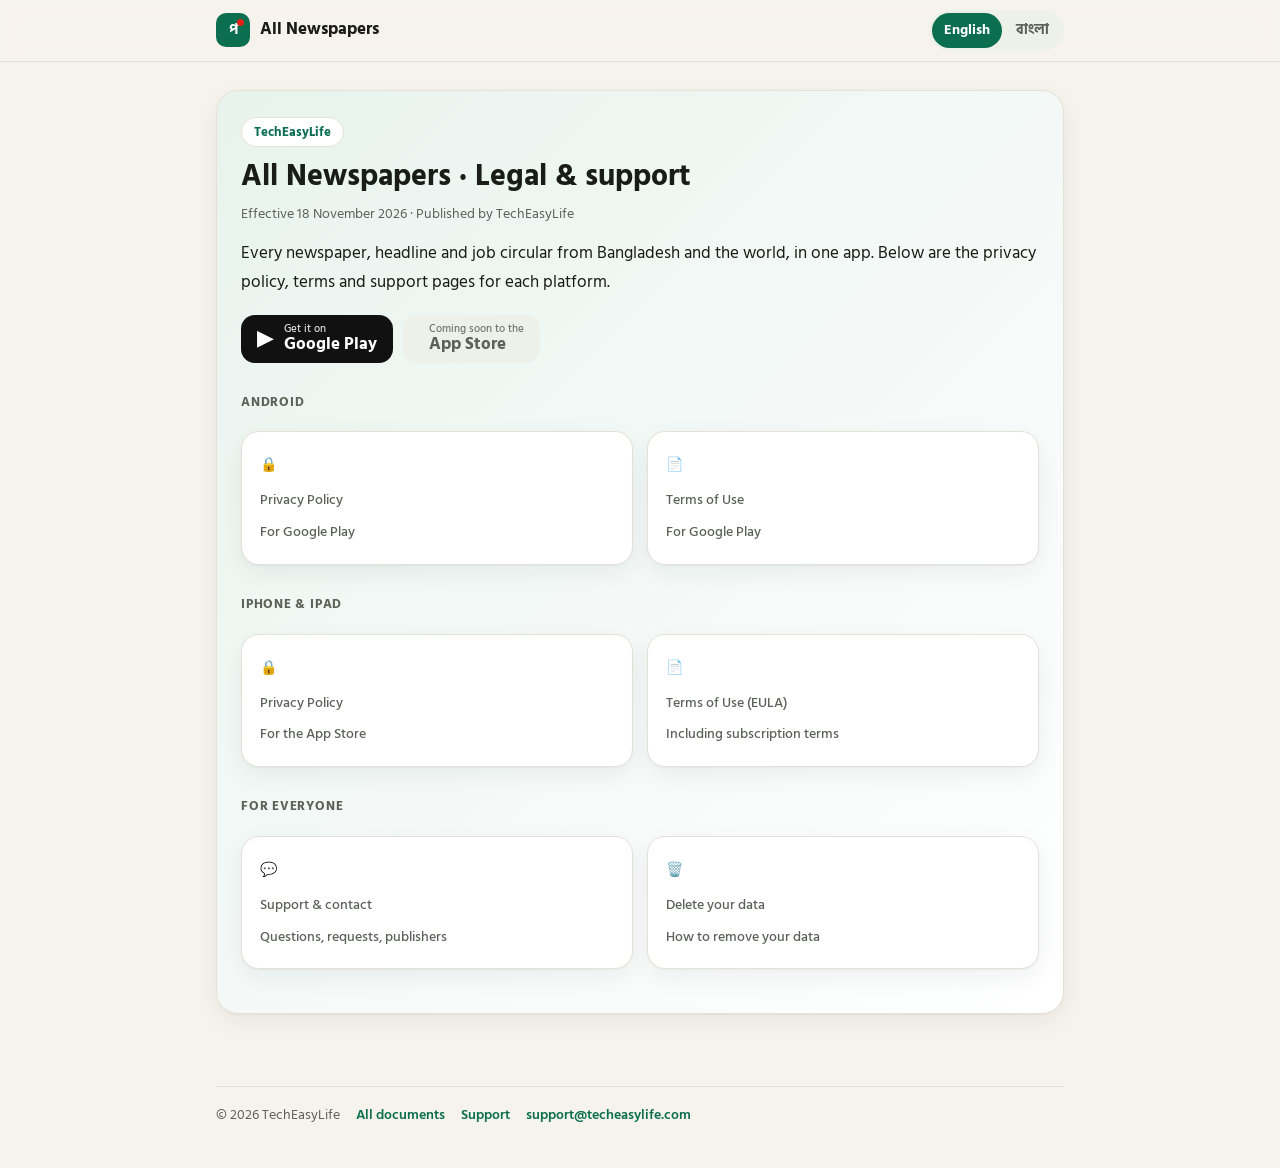
<file: index.html>
<!doctype html>
<html lang="en">
<head>
<meta charset="utf-8">
<meta name="viewport" content="width=device-width, initial-scale=1">
<title>All Newspapers · Legal &amp; support · All Newspapers (সব পত্রিকা)</title>
<meta name="description" content="All Newspapers · Legal &amp; support for All Newspapers (সব পত্রিকা), published by TechEasyLife.">
<link rel="canonical" href="https://monjil404.github.io/sob-potrika-legal/index.html">
<link rel="icon" href="favicon.svg" type="image/svg+xml">
<meta name="theme-color" content="#0b6e4f">
<link rel="preconnect" href="https://fonts.googleapis.com"><link rel="preconnect" href="https://fonts.gstatic.com" crossorigin>
<link href="https://fonts.googleapis.com/css2?family=Hind+Siliguri:wght@400;500;600;700&display=swap" rel="stylesheet">
<link rel="stylesheet" href="assets/style.css">
</head>
<body>
<header class="top"><div class="in">
  <a class="brand" href="index.html"><span class="logo">প</span><span><span class="bn">সব পত্রিকা</span><span class="en">All Newspapers</span></span></a>
  <span class="sp"></span>
  <div class="lang" role="group" aria-label="Language"><button data-l="en" aria-pressed="true">English</button><button data-l="bn" aria-pressed="false">বাংলা</button></div>
</div></header>
<main>
  <div class="hero">
    <div class="badge"><span class="bn">TechEasyLife</span><span class="en">TechEasyLife</span></div>
    <h1><span class="bn">সব পত্রিকা · আইনি নথি ও সহায়তা</span><span class="en">All Newspapers · Legal & support</span></h1>
    <p class="meta"><span class="bn">কার্যকর: ১৮ নভেম্বর ২০২৬ · প্রকাশক: TechEasyLife</span><span class="en">Effective 18 November 2026 · Published by TechEasyLife</span></p>
    <p class="bn" style="margin-top:12px">বাংলাদেশ ও বিশ্বের সব পত্রিকা, শিরোনাম ও চাকরির খবর এক অ্যাপে। নিচে প্ল্যাটফর্ম অনুযায়ী প্রাইভেসি পলিসি, ব্যবহারের শর্ত ও সহায়তার পাতা।</p><p class="en" style="margin-top:12px">Every newspaper, headline and job circular from Bangladesh and the world, in one app. Below are the privacy policy, terms and support pages for each platform.</p><div class="stores"><a class="store" href="https://play.google.com/store/apps/details?id=com.techeasylife.allbanglanewspaper"><span class="ic">▶</span><span><small><span class="bn">ডাউনলোড করুন</span><span class="en">Get it on</span></small>Google Play</span></a><span class="store soon"><span class="ic"></span><span><small><span class="bn">শীঘ্রই আসছে</span><span class="en">Coming soon to the</span></small>App Store</span></span></div><div class="group"><span class="bn">Android</span><span class="en">Android</span></div><div class="grid"><a class="tile" href="android/privacy.html"><span class="ic">🔒</span><b><span class="bn">প্রাইভেসি পলিসি</span><span class="en">Privacy Policy</span></b><span><span class="bn">Google Play-এর জন্য</span><span class="en">For Google Play</span></span></a><a class="tile" href="android/terms.html"><span class="ic">📄</span><b><span class="bn">ব্যবহারের শর্ত</span><span class="en">Terms of Use</span></b><span><span class="bn">Google Play-এর জন্য</span><span class="en">For Google Play</span></span></a></div><div class="group"><span class="bn">iPhone ও iPad</span><span class="en">iPhone &amp; iPad</span></div><div class="grid"><a class="tile" href="ios/privacy.html"><span class="ic">🔒</span><b><span class="bn">প্রাইভেসি পলিসি</span><span class="en">Privacy Policy</span></b><span><span class="bn">App Store-এর জন্য</span><span class="en">For the App Store</span></span></a><a class="tile" href="ios/terms.html"><span class="ic">📄</span><b><span class="bn">ব্যবহারের শর্ত (EULA)</span><span class="en">Terms of Use (EULA)</span></b><span><span class="bn">সাবস্ক্রিপশনের শর্তসহ</span><span class="en">Including subscription terms</span></span></a></div><div class="group"><span class="bn">সবার জন্য</span><span class="en">For everyone</span></div><div class="grid"><a class="tile" href="support.html"><span class="ic">💬</span><b><span class="bn">সহায়তা ও যোগাযোগ</span><span class="en">Support & contact</span></b><span><span class="bn">প্রশ্ন, অনুরোধ, প্রকাশক</span><span class="en">Questions, requests, publishers</span></span></a><a class="tile" href="data-deletion.html"><span class="ic">🗑️</span><b><span class="bn">তথ্য মুছে ফেলা</span><span class="en">Delete your data</span></b><span><span class="bn">কীভাবে মুছবেন</span><span class="en">How to remove your data</span></span></a></div>
  </div>
  
</main>
<footer><div class="row">
  <span>© 2026 TechEasyLife</span>
  <a href="index.html"><span class="bn">সব নথি</span><span class="en">All documents</span></a>
  <a href="support.html"><span class="bn">সহায়তা</span><span class="en">Support</span></a>
  <a href="mailto:support@techeasylife.com">support@techeasylife.com</a>
</div></footer>
<script src="assets/lang.js"></script>
</body>
</html>
</file>
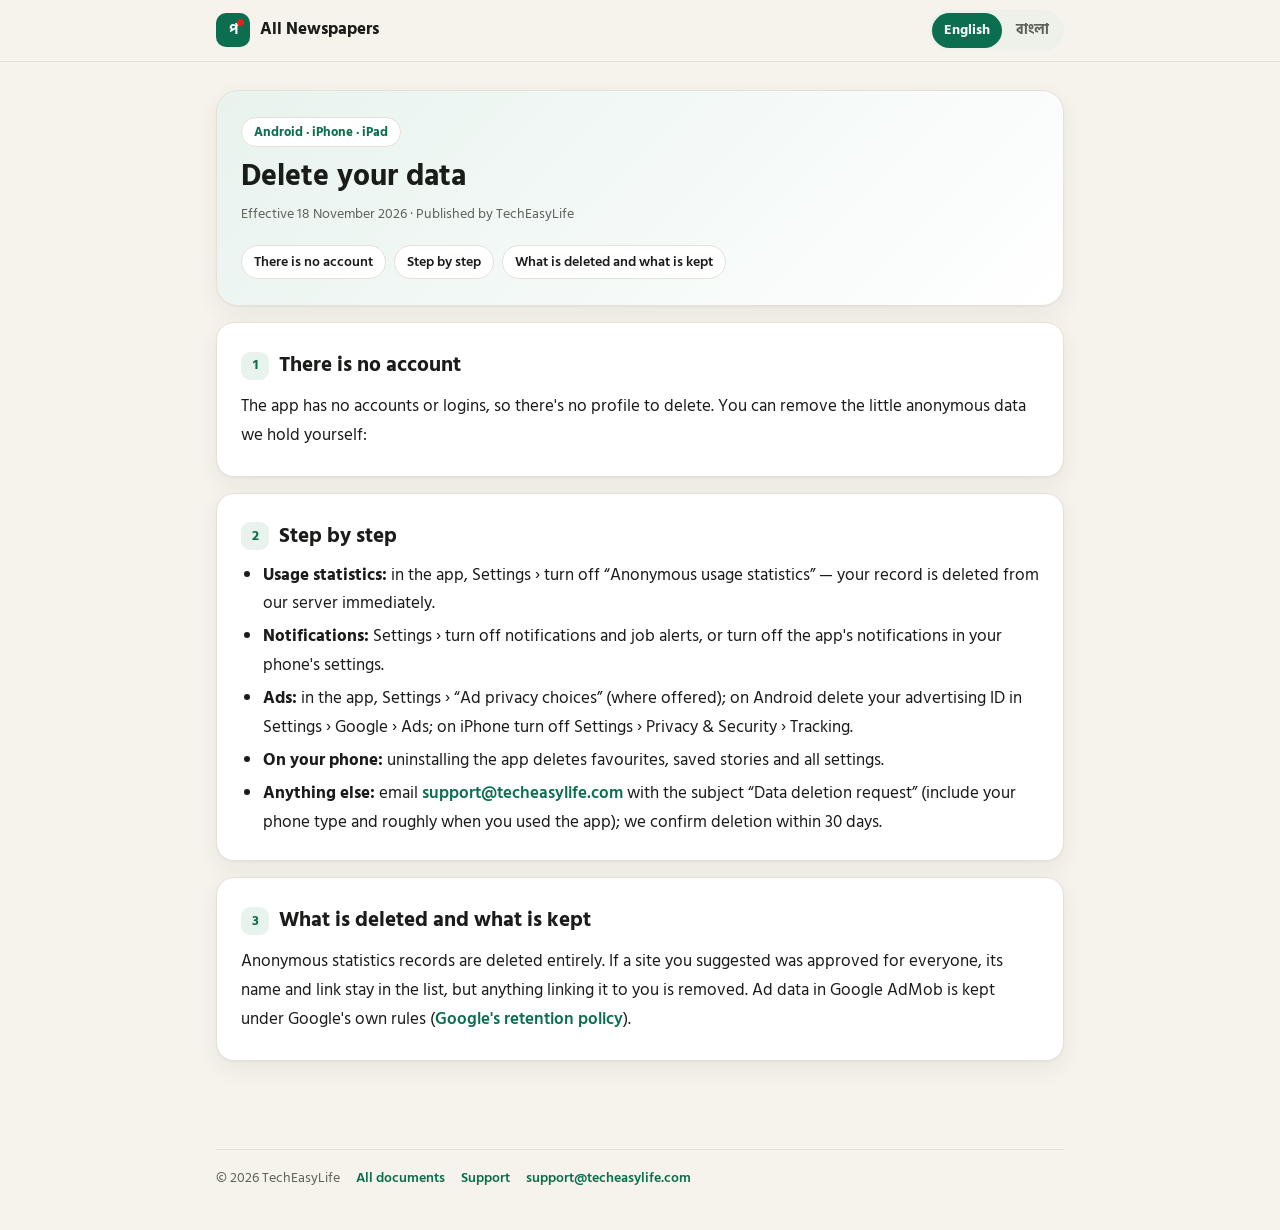
<file: data-deletion.html>
<!doctype html>
<html lang="en">
<head>
<meta charset="utf-8">
<meta name="viewport" content="width=device-width, initial-scale=1">
<title>Delete your data · All Newspapers (সব পত্রিকা)</title>
<meta name="description" content="Delete your data for All Newspapers (সব পত্রিকা), published by TechEasyLife.">
<link rel="canonical" href="https://monjil404.github.io/sob-potrika-legal/data-deletion.html">
<link rel="icon" href="favicon.svg" type="image/svg+xml">
<meta name="theme-color" content="#0b6e4f">
<link rel="preconnect" href="https://fonts.googleapis.com"><link rel="preconnect" href="https://fonts.gstatic.com" crossorigin>
<link href="https://fonts.googleapis.com/css2?family=Hind+Siliguri:wght@400;500;600;700&display=swap" rel="stylesheet">
<link rel="stylesheet" href="assets/style.css">
</head>
<body>
<header class="top"><div class="in">
  <a class="brand" href="index.html"><span class="logo">প</span><span><span class="bn">সব পত্রিকা</span><span class="en">All Newspapers</span></span></a>
  <span class="sp"></span>
  <div class="lang" role="group" aria-label="Language"><button data-l="en" aria-pressed="true">English</button><button data-l="bn" aria-pressed="false">বাংলা</button></div>
</div></header>
<main>
  <div class="hero">
    <div class="badge"><span class="bn">Android · iPhone · iPad</span><span class="en">Android · iPhone · iPad</span></div>
    <h1><span class="bn">আপনার তথ্য মুছে ফেলা</span><span class="en">Delete your data</span></h1>
    <p class="meta"><span class="bn">কার্যকর: ১৮ নভেম্বর ২০২৬ · প্রকাশক: TechEasyLife</span><span class="en">Effective 18 November 2026 · Published by TechEasyLife</span></p>
    <nav class="toc" aria-label="Contents"><a href="#no-account"><span class="bn">কোনো অ্যাকাউন্ট নেই</span><span class="en">There is no account</span></a><a href="#steps"><span class="bn">ধাপে ধাপে</span><span class="en">Step by step</span></a><a href="#what"><span class="bn">কী মুছে যায়, কী থাকে</span><span class="en">What is deleted and what is kept</span></a></nav>
  </div>
  <section class="card" id="no-account"><h2><span class="n">1</span><span class="bn">কোনো অ্যাকাউন্ট নেই</span><span class="en">There is no account</span></h2><div class="bn"><p>অ্যাপে কোনো অ্যাকাউন্ট বা লগইন নেই, তাই মুছে ফেলার মতো কোনো প্রোফাইলও নেই। আমাদের কাছে থাকা সামান্য বেনামি তথ্য আপনি নিজেই মুছতে পারেন:</p></div><div class="en"><p>The app has no accounts or logins, so there's no profile to delete. You can remove the little anonymous data we hold yourself:</p></div></section><section class="card" id="steps"><h2><span class="n">2</span><span class="bn">ধাপে ধাপে</span><span class="en">Step by step</span></h2><div class="bn"><ul><li><strong>ব্যবহার পরিসংখ্যান:</strong> অ্যাপ › সেটিংস › “বেনামি ব্যবহার পরিসংখ্যান” বন্ধ করুন — আপনার রেকর্ড সঙ্গে সঙ্গে আমাদের সার্ভার থেকে মুছে যায়।</li><li><strong>নোটিফিকেশন:</strong> সেটিংস › নোটিফিকেশন ও চাকরির অ্যালার্ট বন্ধ করুন, অথবা ফোনের সেটিংস থেকে অ্যাপের নোটিফিকেশন বন্ধ করুন।</li><li><strong>বিজ্ঞাপন:</strong> অ্যাপ › সেটিংস › “বিজ্ঞাপনের প্রাইভেসি” (প্রযোজ্য দেশে); Android-এ ফোনের সেটিংস › Google › বিজ্ঞাপন থেকে বিজ্ঞাপন আইডি মুছুন; iPhone-এ সেটিংস › প্রাইভেসি ও সিকিউরিটি › ট্র্যাকিং বন্ধ করুন।</li><li><strong>ফোনের তথ্য:</strong> অ্যাপ মুছে ফেললে প্রিয়, সংরক্ষিত খবর ও সব সেটিংস মুছে যায়।</li><li><strong>অন্য কিছু:</strong> <a href="mailto:support@techeasylife.com?subject=Data%20deletion%20request%20-%20All%20Newspapers">support@techeasylife.com</a>-এ “Data deletion request” বিষয়ে লিখুন (ফোনের ধরন ও আনুমানিক ব্যবহারের তারিখ দিন); আমরা ৩০ দিনের মধ্যে মুছে নিশ্চিত করি।</li></ul></div><div class="en"><ul><li><strong>Usage statistics:</strong> in the app, Settings › turn off “Anonymous usage statistics” — your record is deleted from our server immediately.</li><li><strong>Notifications:</strong> Settings › turn off notifications and job alerts, or turn off the app's notifications in your phone's settings.</li><li><strong>Ads:</strong> in the app, Settings › “Ad privacy choices” (where offered); on Android delete your advertising ID in Settings › Google › Ads; on iPhone turn off Settings › Privacy & Security › Tracking.</li><li><strong>On your phone:</strong> uninstalling the app deletes favourites, saved stories and all settings.</li><li><strong>Anything else:</strong> email <a href="mailto:support@techeasylife.com?subject=Data%20deletion%20request%20-%20All%20Newspapers">support@techeasylife.com</a> with the subject “Data deletion request” (include your phone type and roughly when you used the app); we confirm deletion within 30 days.</li></ul></div></section><section class="card" id="what"><h2><span class="n">3</span><span class="bn">কী মুছে যায়, কী থাকে</span><span class="en">What is deleted and what is kept</span></h2><div class="bn"><p>বেনামি পরিসংখ্যানের রেকর্ড পুরোপুরি মুছে যায়। আপনার প্রস্তাবিত সাইট সবার জন্য অনুমোদিত হয়ে থাকলে সাইটের নাম ও লিংক তালিকায় থেকে যায়, তবে আপনার সঙ্গে সম্পর্কিত তথ্য মুছে ফেলা হয়। Google AdMob-এর বিজ্ঞাপন-তথ্য Google-এর নিজস্ব নিয়মে রাখা হয় (<a href="https://policies.google.com/technologies/retention">Google-এর সংরক্ষণ নীতি</a>)।</p></div><div class="en"><p>Anonymous statistics records are deleted entirely. If a site you suggested was approved for everyone, its name and link stay in the list, but anything linking it to you is removed. Ad data in Google AdMob is kept under Google's own rules (<a href="https://policies.google.com/technologies/retention">Google's retention policy</a>).</p></div></section>
</main>
<footer><div class="row">
  <span>© 2026 TechEasyLife</span>
  <a href="index.html"><span class="bn">সব নথি</span><span class="en">All documents</span></a>
  <a href="support.html"><span class="bn">সহায়তা</span><span class="en">Support</span></a>
  <a href="mailto:support@techeasylife.com">support@techeasylife.com</a>
</div></footer>
<script src="assets/lang.js"></script>
</body>
</html>
</file>
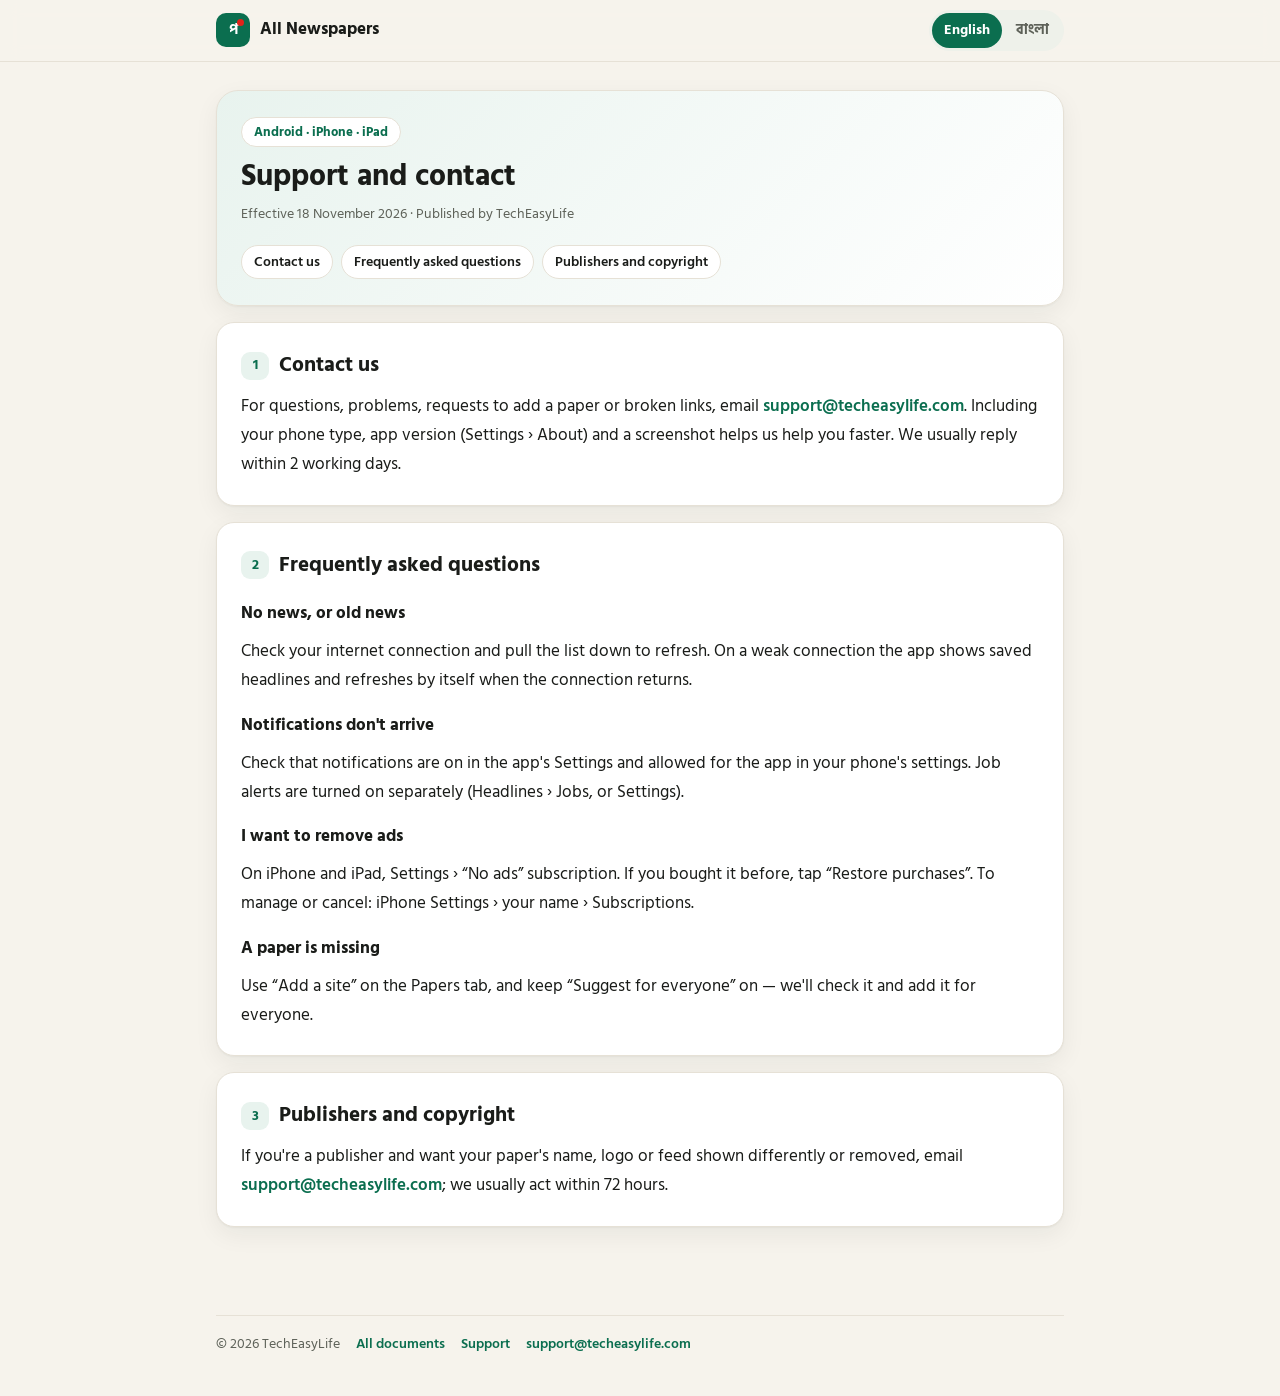
<file: support.html>
<!doctype html>
<html lang="en">
<head>
<meta charset="utf-8">
<meta name="viewport" content="width=device-width, initial-scale=1">
<title>Support and contact · All Newspapers (সব পত্রিকা)</title>
<meta name="description" content="Support and contact for All Newspapers (সব পত্রিকা), published by TechEasyLife.">
<link rel="canonical" href="https://monjil404.github.io/sob-potrika-legal/support.html">
<link rel="icon" href="favicon.svg" type="image/svg+xml">
<meta name="theme-color" content="#0b6e4f">
<link rel="preconnect" href="https://fonts.googleapis.com"><link rel="preconnect" href="https://fonts.gstatic.com" crossorigin>
<link href="https://fonts.googleapis.com/css2?family=Hind+Siliguri:wght@400;500;600;700&display=swap" rel="stylesheet">
<link rel="stylesheet" href="assets/style.css">
</head>
<body>
<header class="top"><div class="in">
  <a class="brand" href="index.html"><span class="logo">প</span><span><span class="bn">সব পত্রিকা</span><span class="en">All Newspapers</span></span></a>
  <span class="sp"></span>
  <div class="lang" role="group" aria-label="Language"><button data-l="en" aria-pressed="true">English</button><button data-l="bn" aria-pressed="false">বাংলা</button></div>
</div></header>
<main>
  <div class="hero">
    <div class="badge"><span class="bn">Android · iPhone · iPad</span><span class="en">Android · iPhone · iPad</span></div>
    <h1><span class="bn">সহায়তা ও যোগাযোগ</span><span class="en">Support and contact</span></h1>
    <p class="meta"><span class="bn">কার্যকর: ১৮ নভেম্বর ২০২৬ · প্রকাশক: TechEasyLife</span><span class="en">Effective 18 November 2026 · Published by TechEasyLife</span></p>
    <nav class="toc" aria-label="Contents"><a href="#contact"><span class="bn">আমাদের সঙ্গে যোগাযোগ</span><span class="en">Contact us</span></a><a href="#faq"><span class="bn">সাধারণ প্রশ্ন</span><span class="en">Frequently asked questions</span></a><a href="#publishers"><span class="bn">প্রকাশক ও কপিরাইট</span><span class="en">Publishers and copyright</span></a></nav>
  </div>
  <section class="card" id="contact"><h2><span class="n">1</span><span class="bn">আমাদের সঙ্গে যোগাযোগ</span><span class="en">Contact us</span></h2><div class="bn"><p>প্রশ্ন, সমস্যা, নতুন পত্রিকা যোগ করার অনুরোধ বা ভাঙা লিংকের খবর দিতে লিখুন: <a href="mailto:support@techeasylife.com">support@techeasylife.com</a>। ফোনের ধরন, অ্যাপের সংস্করণ (সেটিংস › অ্যাপ সম্পর্কে) ও সমস্যার স্ক্রিনশট দিলে দ্রুত সাহায্য করা যায়। আমরা সাধারণত ২ কর্মদিবসের মধ্যে উত্তর দিই।</p></div><div class="en"><p>For questions, problems, requests to add a paper or broken links, email <a href="mailto:support@techeasylife.com">support@techeasylife.com</a>. Including your phone type, app version (Settings › About) and a screenshot helps us help you faster. We usually reply within 2 working days.</p></div></section><section class="card" id="faq"><h2><span class="n">2</span><span class="bn">সাধারণ প্রশ্ন</span><span class="en">Frequently asked questions</span></h2><div class="bn"><h3>খবর আসছে না বা পুরোনো দেখাচ্ছে</h3><p>ইন্টারনেট সংযোগ দেখুন এবং তালিকা নিচে টেনে রিফ্রেশ করুন। দুর্বল নেটওয়ার্কে অ্যাপ সংরক্ষিত শিরোনাম দেখায় এবং সংযোগ ফিরলে নিজেই হালনাগাদ করে।</p><h3>নোটিফিকেশন আসছে না</h3><p>অ্যাপের সেটিংসে নোটিফিকেশন চালু আছে কিনা এবং ফোনের সেটিংসে অ্যাপের নোটিফিকেশন অনুমতি আছে কিনা দেখুন। চাকরির অ্যালার্ট আলাদাভাবে চালু করতে হয় (শিরোনাম › চাকরি বা সেটিংস)।</p><h3>বিজ্ঞাপন সরাতে চাই</h3><p>iPhone ও iPad-এ সেটিংস › “বিজ্ঞাপন ছাড়া” সাবস্ক্রিপশন নিতে পারেন। আগে কিনে থাকলে “কেনা ফিরিয়ে আনুন” চাপুন। সাবস্ক্রিপশন ম্যানেজ বা বাতিল করতে iPhone-এর সেটিংস › আপনার নাম › সাবস্ক্রিপশন।</p><h3>একটি পত্রিকা নেই</h3><p>পত্রিকা ট্যাবে “সাইট যোগ করুন” দিয়ে নিজে যোগ করতে পারেন, এবং “সবার জন্য প্রস্তাব করুন” চালু রাখলে আমরা যাচাই করে সবার জন্য যোগ করি।</p></div><div class="en"><h3>No news, or old news</h3><p>Check your internet connection and pull the list down to refresh. On a weak connection the app shows saved headlines and refreshes by itself when the connection returns.</p><h3>Notifications don't arrive</h3><p>Check that notifications are on in the app's Settings and allowed for the app in your phone's settings. Job alerts are turned on separately (Headlines › Jobs, or Settings).</p><h3>I want to remove ads</h3><p>On iPhone and iPad, Settings › “No ads” subscription. If you bought it before, tap “Restore purchases”. To manage or cancel: iPhone Settings › your name › Subscriptions.</p><h3>A paper is missing</h3><p>Use “Add a site” on the Papers tab, and keep “Suggest for everyone” on — we'll check it and add it for everyone.</p></div></section><section class="card" id="publishers"><h2><span class="n">3</span><span class="bn">প্রকাশক ও কপিরাইট</span><span class="en">Publishers and copyright</span></h2><div class="bn"><p>আপনি প্রকাশক হলে এবং আপনার পত্রিকার নাম, লোগো বা ফিড দেখানো, বদলানো বা সরাতে চাইলে <a href="mailto:support@techeasylife.com?subject=Publisher%20request">support@techeasylife.com</a>-এ লিখুন; আমরা সাধারণত ৭২ ঘণ্টার মধ্যে ব্যবস্থা নিই।</p></div><div class="en"><p>If you're a publisher and want your paper's name, logo or feed shown differently or removed, email <a href="mailto:support@techeasylife.com?subject=Publisher%20request">support@techeasylife.com</a>; we usually act within 72 hours.</p></div></section>
</main>
<footer><div class="row">
  <span>© 2026 TechEasyLife</span>
  <a href="index.html"><span class="bn">সব নথি</span><span class="en">All documents</span></a>
  <a href="support.html"><span class="bn">সহায়তা</span><span class="en">Support</span></a>
  <a href="mailto:support@techeasylife.com">support@techeasylife.com</a>
</div></footer>
<script src="assets/lang.js"></script>
</body>
</html>
</file>
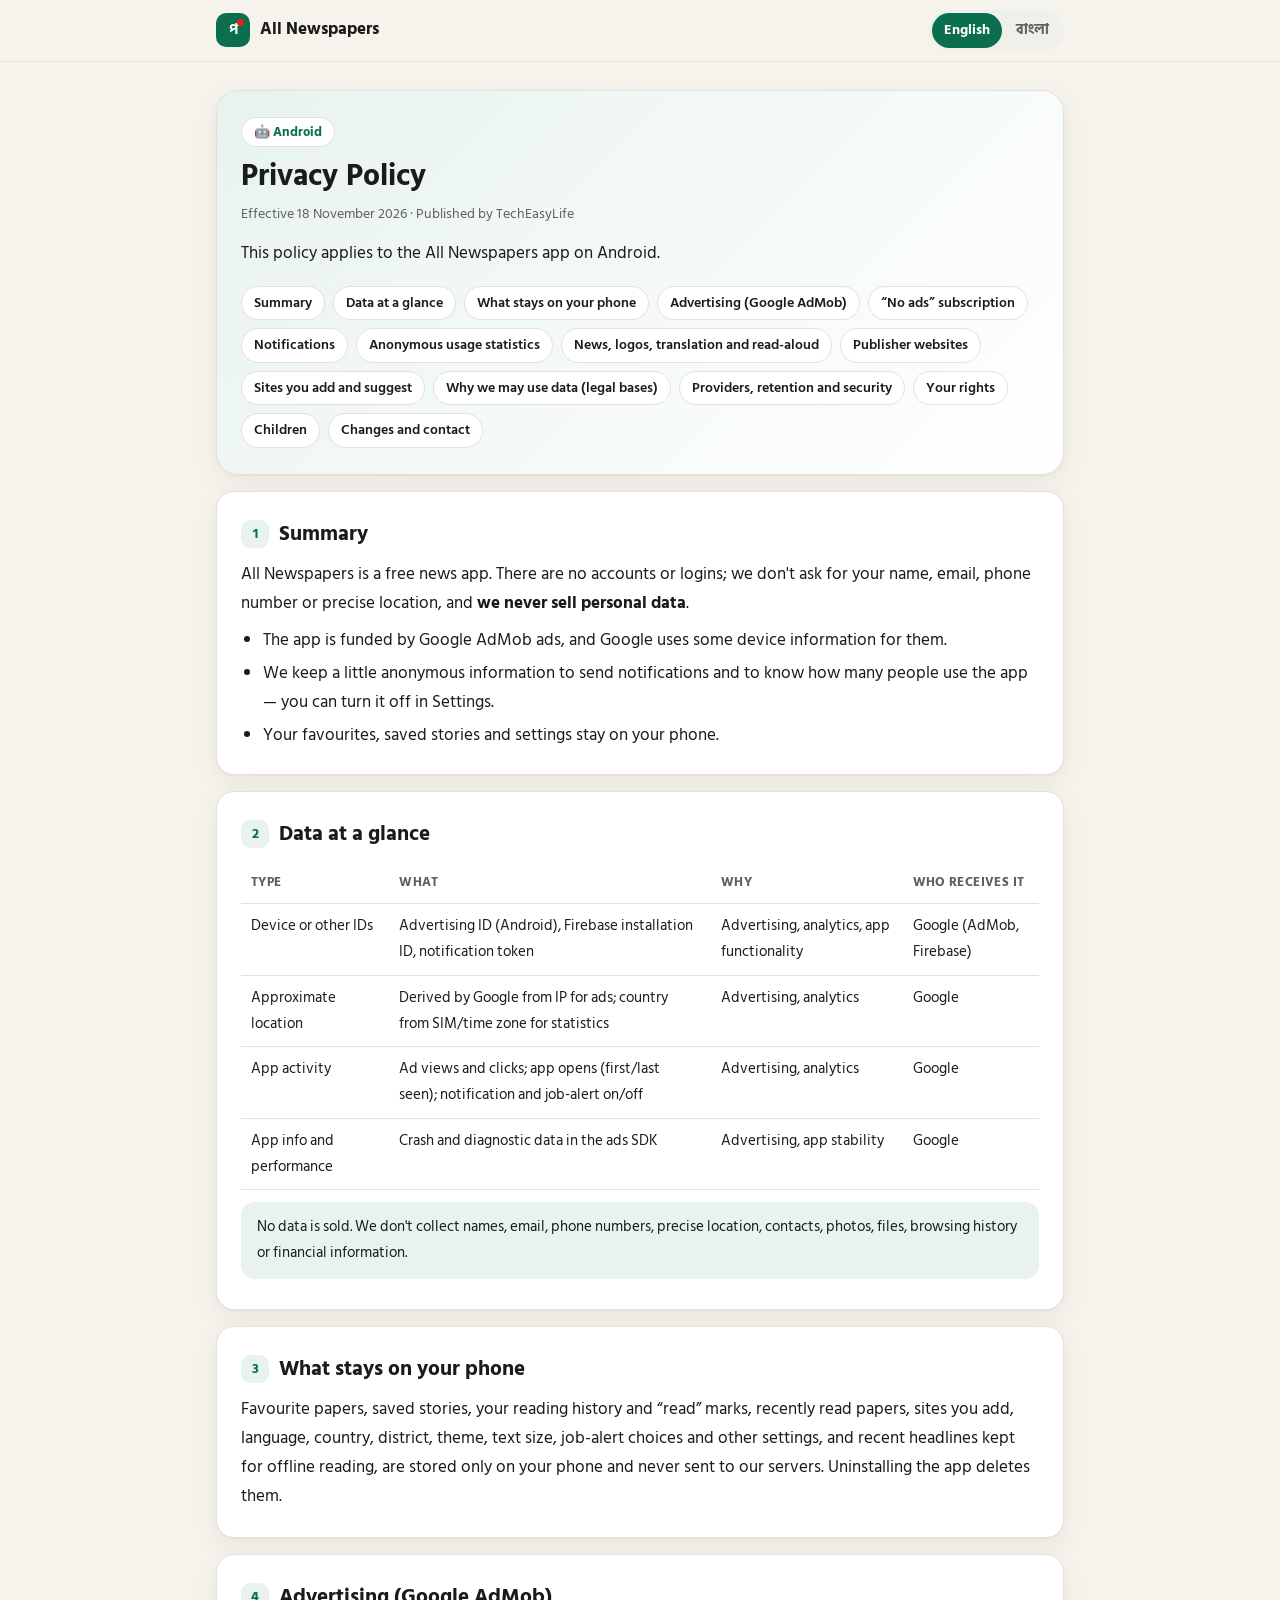
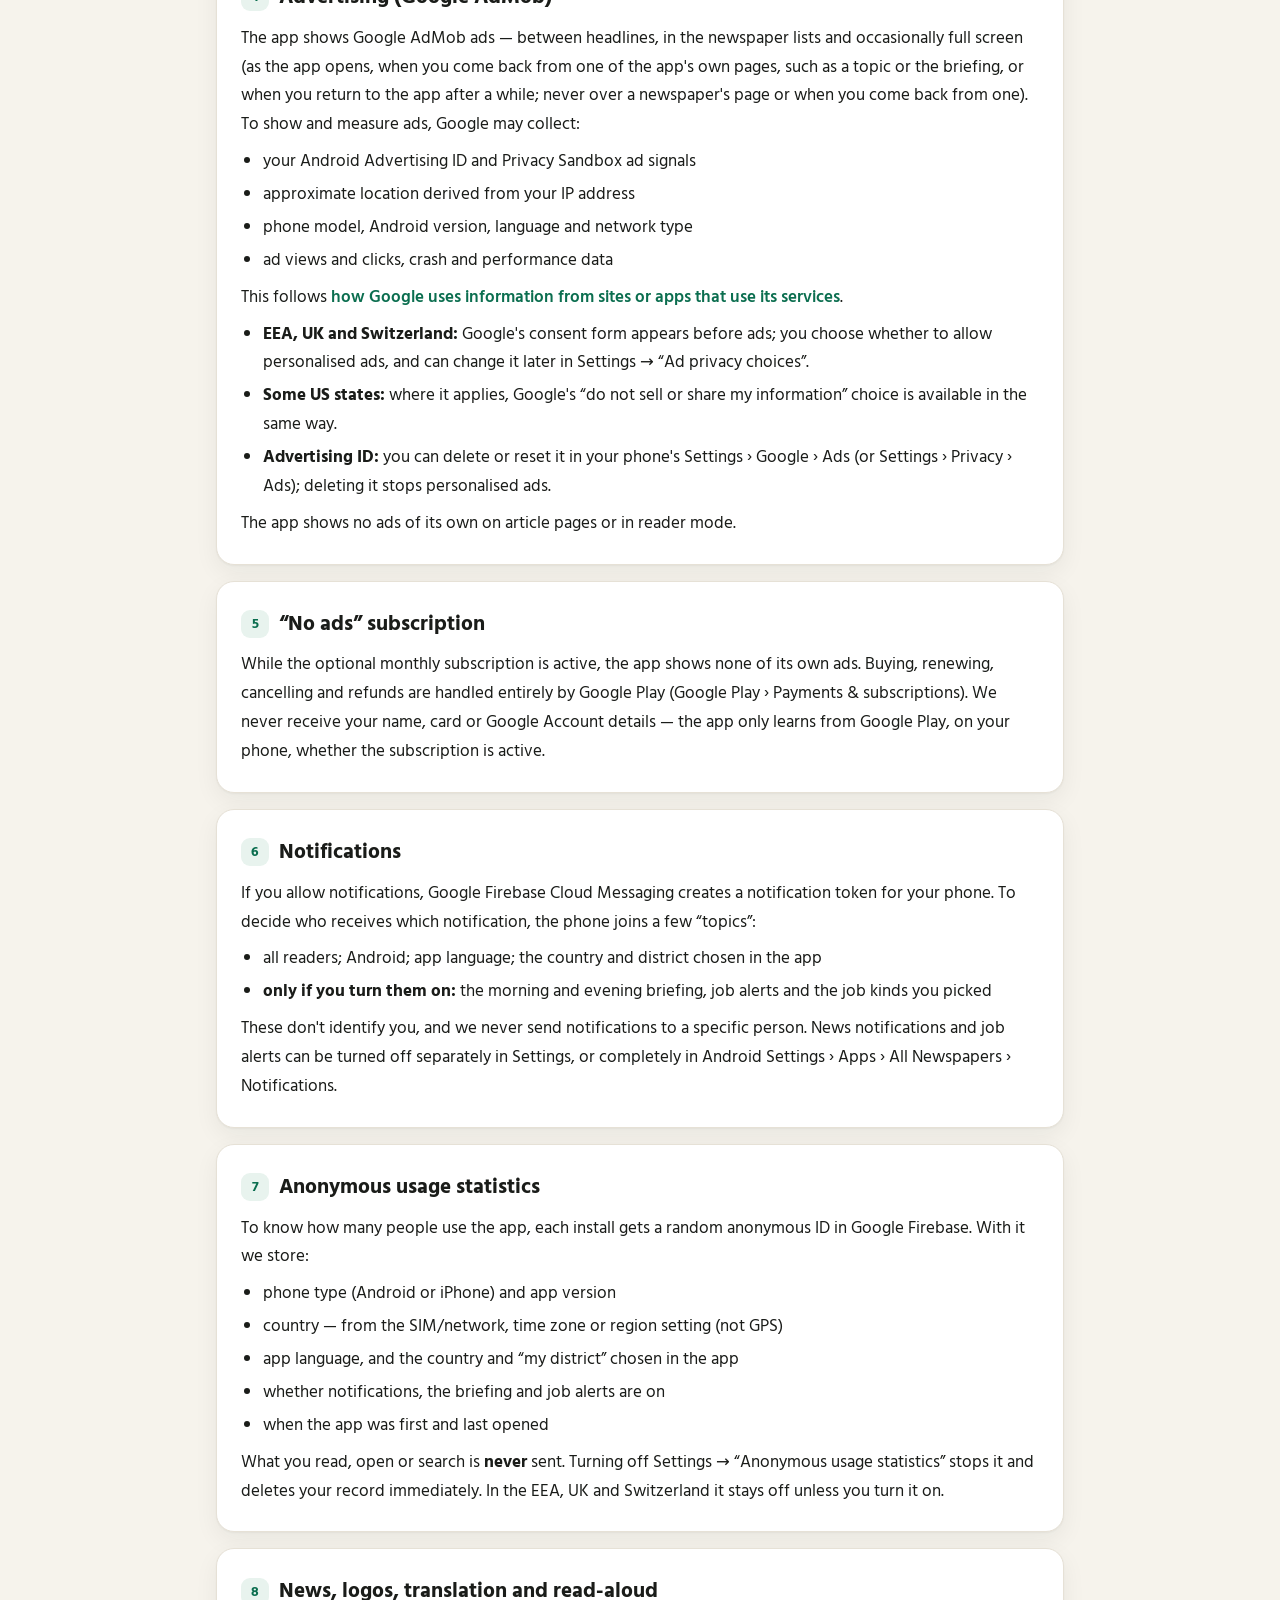
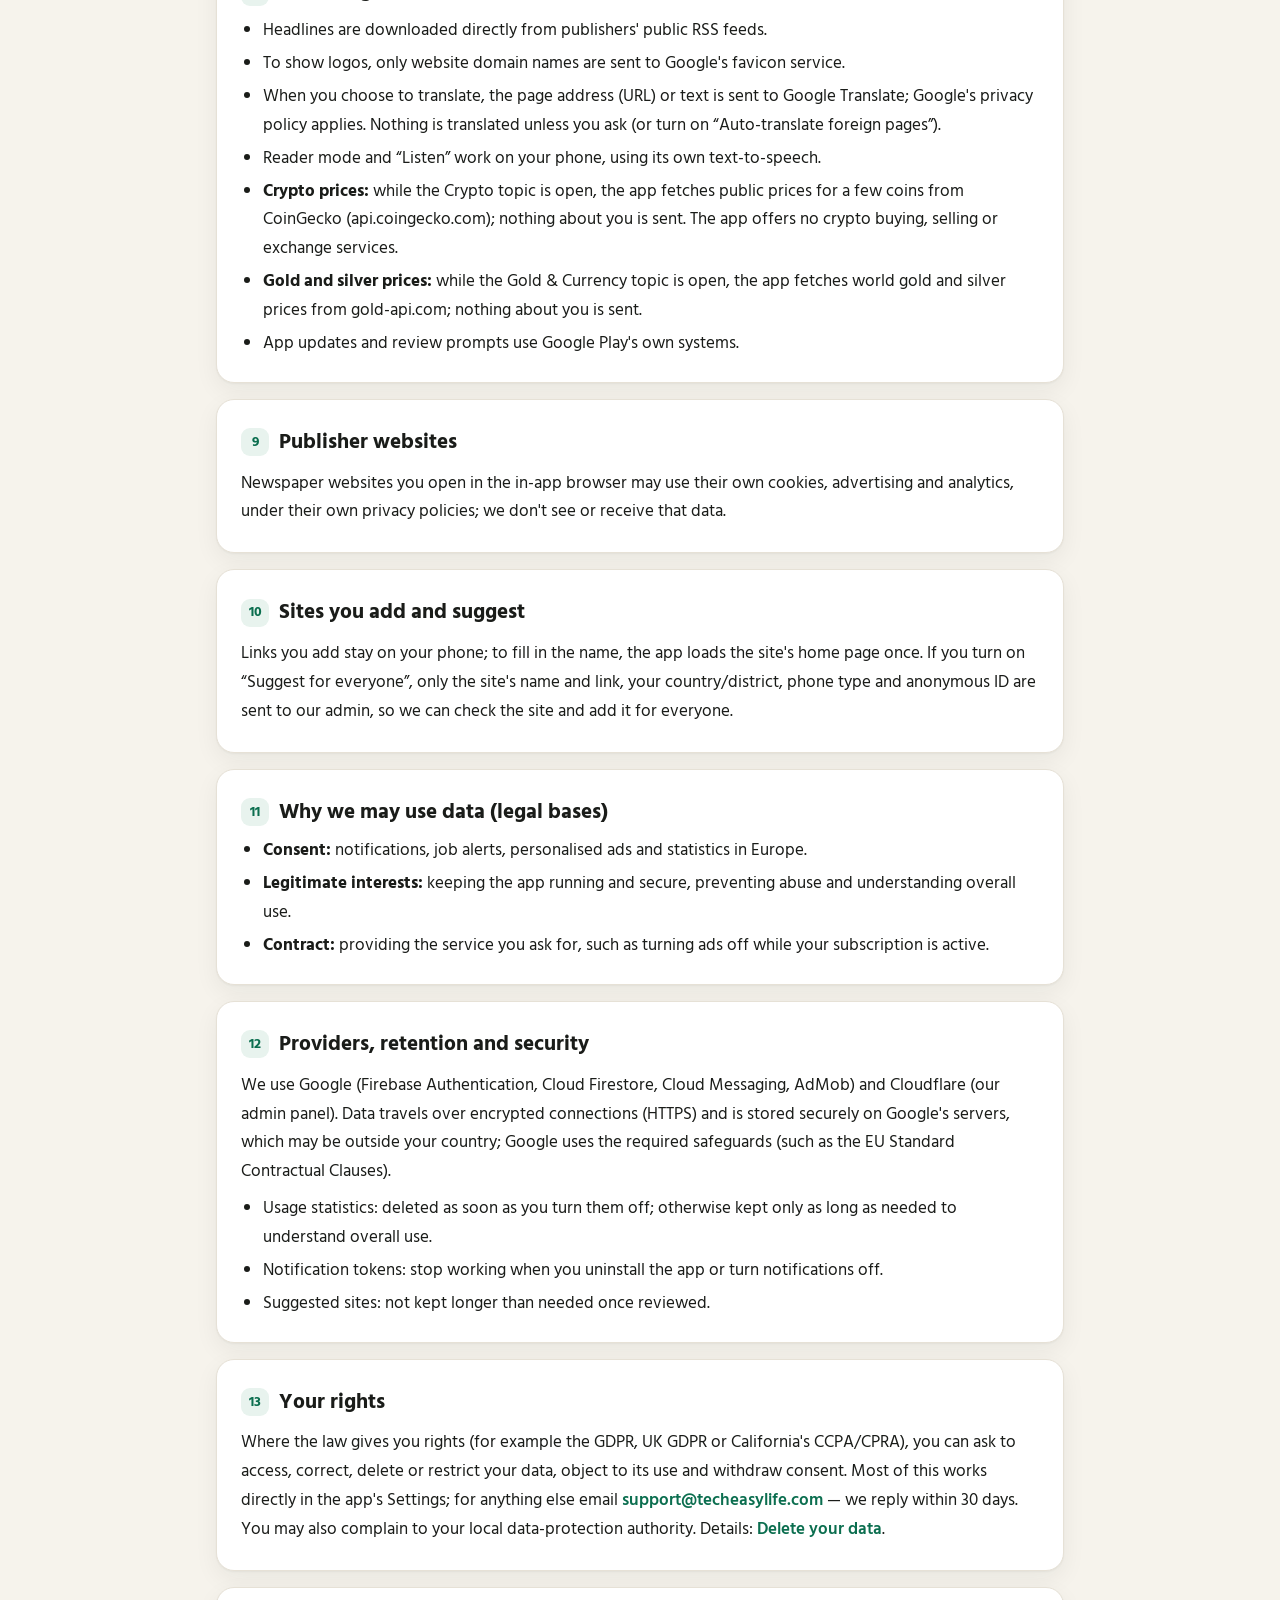
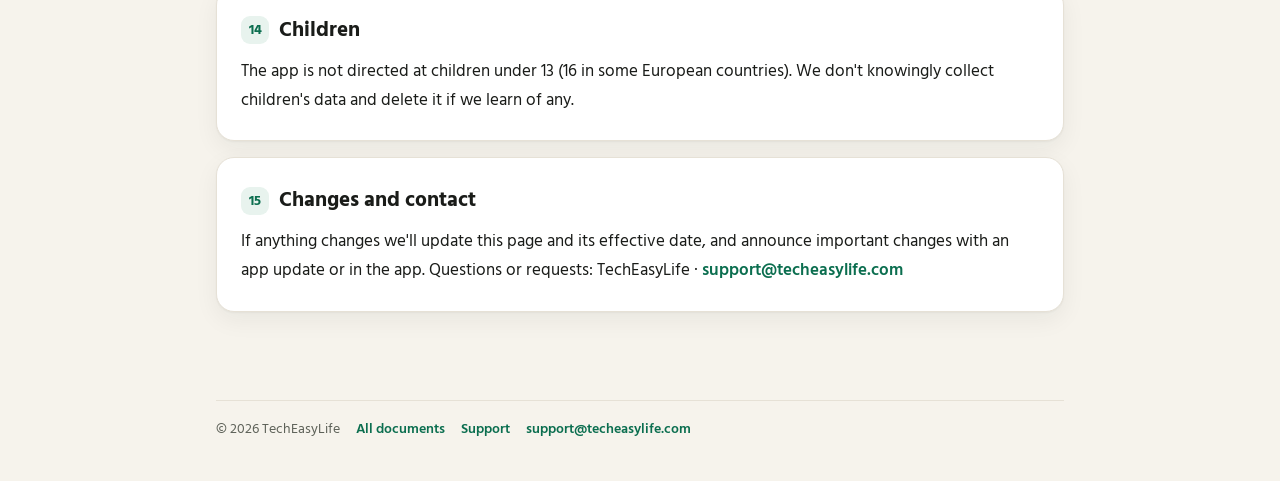
<file: android/privacy.html>
<!doctype html>
<html lang="en">
<head>
<meta charset="utf-8">
<meta name="viewport" content="width=device-width, initial-scale=1">
<title>Privacy Policy · All Newspapers (সব পত্রিকা)</title>
<meta name="description" content="Privacy Policy for All Newspapers (সব পত্রিকা), published by TechEasyLife.">
<link rel="canonical" href="https://monjil404.github.io/sob-potrika-legal/android/privacy.html">
<link rel="icon" href="../favicon.svg" type="image/svg+xml">
<meta name="theme-color" content="#0b6e4f">
<link rel="preconnect" href="https://fonts.googleapis.com"><link rel="preconnect" href="https://fonts.gstatic.com" crossorigin>
<link href="https://fonts.googleapis.com/css2?family=Hind+Siliguri:wght@400;500;600;700&display=swap" rel="stylesheet">
<link rel="stylesheet" href="../assets/style.css">
</head>
<body>
<header class="top"><div class="in">
  <a class="brand" href="../index.html"><span class="logo">প</span><span><span class="bn">সব পত্রিকা</span><span class="en">All Newspapers</span></span></a>
  <span class="sp"></span>
  <div class="lang" role="group" aria-label="Language"><button data-l="en" aria-pressed="true">English</button><button data-l="bn" aria-pressed="false">বাংলা</button></div>
</div></header>
<main>
  <div class="hero">
    <div class="badge"><span class="bn">🤖 Android</span><span class="en">🤖 Android</span></div>
    <h1><span class="bn">প্রাইভেসি পলিসি</span><span class="en">Privacy Policy</span></h1>
    <p class="meta"><span class="bn">কার্যকর: ১৮ নভেম্বর ২০২৬ · প্রকাশক: TechEasyLife</span><span class="en">Effective 18 November 2026 · Published by TechEasyLife</span></p>
    <p class="bn" style="margin-top:12px">এই পলিসি Android-এর জন্য সব পত্রিকা অ্যাপে প্রযোজ্য।</p><p class="en" style="margin-top:12px">This policy applies to the All Newspapers app on Android.</p><nav class="toc" aria-label="Contents"><a href="#summary"><span class="bn">সংক্ষেপে</span><span class="en">Summary</span></a><a href="#data-summary"><span class="bn">এক নজরে সংগৃহীত তথ্য</span><span class="en">Data at a glance</span></a><a href="#on-device"><span class="bn">যা শুধু আপনার ফোনে থাকে</span><span class="en">What stays on your phone</span></a><a href="#ads"><span class="bn">বিজ্ঞাপন (Google AdMob)</span><span class="en">Advertising (Google AdMob)</span></a><a href="#subscription"><span class="bn">“বিজ্ঞাপন ছাড়া” সাবস্ক্রিপশন</span><span class="en">“No ads” subscription</span></a><a href="#notifications"><span class="bn">নোটিফিকেশন</span><span class="en">Notifications</span></a><a href="#statistics"><span class="bn">বেনামি ব্যবহার পরিসংখ্যান</span><span class="en">Anonymous usage statistics</span></a><a href="#features"><span class="bn">খবর, লোগো, অনুবাদ ও পড়ে শোনানো</span><span class="en">News, logos, translation and read-aloud</span></a><a href="#websites"><span class="bn">পত্রিকার ওয়েবসাইট</span><span class="en">Publisher websites</span></a><a href="#suggestions"><span class="bn">আপনার যোগ করা সাইট ও প্রস্তাব</span><span class="en">Sites you add and suggest</span></a><a href="#legal-bases"><span class="bn">তথ্য ব্যবহারের ভিত্তি</span><span class="en">Why we may use data (legal bases)</span></a><a href="#providers"><span class="bn">সেবা প্রদানকারী, সংরক্ষণ ও নিরাপত্তা</span><span class="en">Providers, retention and security</span></a><a href="#rights"><span class="bn">আপনার অধিকার</span><span class="en">Your rights</span></a><a href="#children"><span class="bn">শিশু</span><span class="en">Children</span></a><a href="#changes"><span class="bn">পরিবর্তন ও যোগাযোগ</span><span class="en">Changes and contact</span></a></nav>
  </div>
  <section class="card" id="summary"><h2><span class="n">1</span><span class="bn">সংক্ষেপে</span><span class="en">Summary</span></h2><div class="bn"><p>সব পত্রিকা একটি বিনা মূল্যের সংবাদ অ্যাপ। এতে কোনো অ্যাকাউন্ট বা লগইন নেই; আমরা আপনার নাম, ইমেইল, ফোন নম্বর বা সঠিক অবস্থান চাই না এবং <strong>কোনো ব্যক্তিগত তথ্য বিক্রি করি না</strong>।</p><ul><li>অ্যাপ চালাতে Google AdMob-এর বিজ্ঞাপন দেখানো হয়; বিজ্ঞাপনের জন্য Google কিছু ডিভাইস-তথ্য ব্যবহার করে।</li><li>নোটিফিকেশন পাঠাতে ও কতজন অ্যাপ ব্যবহার করছেন জানতে সামান্য বেনামি তথ্য রাখা হয় — যা আপনি সেটিংসে বন্ধ করতে পারেন।</li><li>আপনার পছন্দ, সংরক্ষিত খবর ও সেটিংস শুধু আপনার ফোনেই থাকে।</li></ul></div><div class="en"><p>All Newspapers is a free news app. There are no accounts or logins; we don't ask for your name, email, phone number or precise location, and <strong>we never sell personal data</strong>.</p><ul><li>The app is funded by Google AdMob ads, and Google uses some device information for them.</li><li>We keep a little anonymous information to send notifications and to know how many people use the app — you can turn it off in Settings.</li><li>Your favourites, saved stories and settings stay on your phone.</li></ul></div></section><section class="card" id="data-summary"><h2><span class="n">2</span><span class="bn">এক নজরে সংগৃহীত তথ্য</span><span class="en">Data at a glance</span></h2><div class="bn"><table><thead><tr><th>ধরন</th><th>কী</th><th>কেন</th><th>কে পায়</th></tr></thead><tbody><tr><td data-l="ধরন">ডিভাইস বা অন্যান্য আইডি</td><td data-l="কী">বিজ্ঞাপন আইডি (Android), Firebase ইনস্টলেশন আইডি, নোটিফিকেশন টোকেন</td><td data-l="কেন">বিজ্ঞাপন, পরিসংখ্যান, অ্যাপের কাজ</td><td data-l="কে পায়">Google (AdMob, Firebase)</td></tr><tr><td data-l="ধরন">আনুমানিক অবস্থান</td><td data-l="কী">বিজ্ঞাপনের জন্য IP থেকে Google-এর অনুমান; পরিসংখ্যানে সিম/টাইমজোন থেকে দেশ</td><td data-l="কেন">বিজ্ঞাপন, পরিসংখ্যান</td><td data-l="কে পায়">Google</td></tr><tr><td data-l="ধরন">অ্যাপ ব্যবহারের তথ্য</td><td data-l="কী">বিজ্ঞাপন দেখা ও চাপা; অ্যাপ খোলার সময়; নোটিফিকেশন ও চাকরির অ্যালার্ট চালু কিনা</td><td data-l="কেন">বিজ্ঞাপন, পরিসংখ্যান</td><td data-l="কে পায়">Google</td></tr><tr><td data-l="ধরন">অ্যাপের কার্যকারিতা</td><td data-l="কী">বিজ্ঞাপন SDK-র ক্র্যাশ ও ডায়াগনস্টিক তথ্য</td><td data-l="কেন">বিজ্ঞাপন, স্থিতিশীলতা</td><td data-l="কে পায়">Google</td></tr></tbody></table><p class="note">কোনো তথ্য বিক্রি করা হয় না। নাম, ইমেইল, ফোন নম্বর, সঠিক অবস্থান, পরিচিতি, ছবি, ফাইল, ব্রাউজিং ইতিহাস বা আর্থিক তথ্য সংগ্রহ করা হয় না।</p></div><div class="en"><table><thead><tr><th>Type</th><th>What</th><th>Why</th><th>Who receives it</th></tr></thead><tbody><tr><td data-l="Type">Device or other IDs</td><td data-l="What">Advertising ID (Android), Firebase installation ID, notification token</td><td data-l="Why">Advertising, analytics, app functionality</td><td data-l="Who receives it">Google (AdMob, Firebase)</td></tr><tr><td data-l="Type">Approximate location</td><td data-l="What">Derived by Google from IP for ads; country from SIM/time zone for statistics</td><td data-l="Why">Advertising, analytics</td><td data-l="Who receives it">Google</td></tr><tr><td data-l="Type">App activity</td><td data-l="What">Ad views and clicks; app opens (first/last seen); notification and job-alert on/off</td><td data-l="Why">Advertising, analytics</td><td data-l="Who receives it">Google</td></tr><tr><td data-l="Type">App info and performance</td><td data-l="What">Crash and diagnostic data in the ads SDK</td><td data-l="Why">Advertising, app stability</td><td data-l="Who receives it">Google</td></tr></tbody></table><p class="note">No data is sold. We don't collect names, email, phone numbers, precise location, contacts, photos, files, browsing history or financial information.</p></div></section><section class="card" id="on-device"><h2><span class="n">3</span><span class="bn">যা শুধু আপনার ফোনে থাকে</span><span class="en">What stays on your phone</span></h2><div class="bn"><p>প্রিয় পত্রিকা, সংরক্ষিত খবর, পড়ার ইতিহাস ও “পড়া হয়েছে” চিহ্ন, সম্প্রতি পড়া পত্রিকা, নিজের যোগ করা সাইট, ভাষা, দেশ, জেলা, থিম, লেখার আকার, চাকরির অ্যালার্টের পছন্দ ও অন্যান্য সেটিংস, এবং অফলাইনে দেখার জন্য সাম্প্রতিক শিরোনাম — এগুলো শুধু আপনার ফোনে থাকে, আমাদের কোনো সার্ভারে যায় না। অ্যাপ মুছে ফেললে এগুলোও মুছে যায়।</p></div><div class="en"><p>Favourite papers, saved stories, your reading history and “read” marks, recently read papers, sites you add, language, country, district, theme, text size, job-alert choices and other settings, and recent headlines kept for offline reading, are stored only on your phone and never sent to our servers. Uninstalling the app deletes them.</p></div></section><section class="card" id="ads"><h2><span class="n">4</span><span class="bn">বিজ্ঞাপন (Google AdMob)</span><span class="en">Advertising (Google AdMob)</span></h2><div class="bn"><p>অ্যাপে Google AdMob-এর বিজ্ঞাপন দেখানো হয় — খবরের তালিকার মাঝে, পত্রিকার তালিকায় এবং মাঝেমধ্যে পুরো পর্দায় (অ্যাপ খোলার মুহূর্তে, অ্যাপের নিজের কোনো পাতা, যেমন বিষয় বা সংক্ষেপ থেকে ফেরার সময়, কিংবা অনেকক্ষণ পর অ্যাপে ফিরলে; পত্রিকার পাতার ওপরে বা সেখান থেকে ফেরার সময় কখনো নয়)। বিজ্ঞাপন দেখাতে ও মাপতে Google সংগ্রহ করতে পারে:</p><ul><li>Android বিজ্ঞাপন আইডি (Advertising ID) ও Privacy Sandbox-এর বিজ্ঞাপন সংকেত</li><li>IP ঠিকানা থেকে আনুমানিক অবস্থান</li><li>ফোনের মডেল, Android সংস্করণ, ভাষা ও নেটওয়ার্কের ধরন</li><li>বিজ্ঞাপন দেখা ও চাপার তথ্য, ক্র্যাশ ও কার্যকারিতার তথ্য</li></ul><p>এটি <a href="https://policies.google.com/technologies/partner-sites">Google কীভাবে পার্টনারদের অ্যাপ থেকে তথ্য ব্যবহার করে</a> অনুযায়ী হয়।</p><ul><li><strong>ইউরোপ (EEA), যুক্তরাজ্য ও সুইজারল্যান্ড:</strong> বিজ্ঞাপনের আগে Google-এর সম্মতি ফর্ম দেখানো হয়; ব্যক্তিগতকৃত বিজ্ঞাপনে সম্মতি দেওয়া বা না দেওয়া আপনার ইচ্ছা। পরে সেটিংস → “বিজ্ঞাপনের প্রাইভেসি” থেকে বদলানো যায়।</li><li><strong>যুক্তরাষ্ট্রের কিছু অঙ্গরাজ্য:</strong> প্রযোজ্য হলে Google-এর “আমার তথ্য বিক্রি/শেয়ার করবেন না” বিকল্প একইভাবে পাওয়া যায়।</li><li><strong>বিজ্ঞাপন আইডি:</strong> ফোনের সেটিংস › Google › বিজ্ঞাপন (বা সেটিংস › প্রাইভেসি › বিজ্ঞাপন) থেকে আইডি মুছে ফেলতে বা নতুন করতে পারেন; মুছলে ব্যক্তিগতকৃত বিজ্ঞাপন বন্ধ হয়।</li></ul><p>খবর খোলার পর পড়ার পাতায় এবং পড়ার মোডে অ্যাপ নিজে কোনো বিজ্ঞাপন দেখায় না।</p></div><div class="en"><p>The app shows Google AdMob ads — between headlines, in the newspaper lists and occasionally full screen (as the app opens, when you come back from one of the app's own pages, such as a topic or the briefing, or when you return to the app after a while; never over a newspaper's page or when you come back from one). To show and measure ads, Google may collect:</p><ul><li>your Android Advertising ID and Privacy Sandbox ad signals</li><li>approximate location derived from your IP address</li><li>phone model, Android version, language and network type</li><li>ad views and clicks, crash and performance data</li></ul><p>This follows <a href="https://policies.google.com/technologies/partner-sites">how Google uses information from sites or apps that use its services</a>.</p><ul><li><strong>EEA, UK and Switzerland:</strong> Google's consent form appears before ads; you choose whether to allow personalised ads, and can change it later in Settings → “Ad privacy choices”.</li><li><strong>Some US states:</strong> where it applies, Google's “do not sell or share my information” choice is available in the same way.</li><li><strong>Advertising ID:</strong> you can delete or reset it in your phone's Settings › Google › Ads (or Settings › Privacy › Ads); deleting it stops personalised ads.</li></ul><p>The app shows no ads of its own on article pages or in reader mode.</p></div></section><section class="card" id="subscription"><h2><span class="n">5</span><span class="bn">“বিজ্ঞাপন ছাড়া” সাবস্ক্রিপশন</span><span class="en">“No ads” subscription</span></h2><div class="bn"><p>ঐচ্ছিক মাসিক সাবস্ক্রিপশন চালু থাকলে অ্যাপের নিজের কোনো বিজ্ঞাপন দেখানো হয় না। কেনা, নবায়ন, বাতিল ও ফেরত (রিফান্ড) পুরোপুরি Google Play-এর মাধ্যমে হয় (Google Play › পেমেন্ট ও সাবস্ক্রিপশন)। আমরা আপনার নাম, কার্ড বা Google অ্যাকাউন্টের তথ্য পাই না — অ্যাপ শুধু আপনার ফোনে Google Play-এর কাছ থেকে জানতে পারে সাবস্ক্রিপশন চালু আছে কিনা।</p></div><div class="en"><p>While the optional monthly subscription is active, the app shows none of its own ads. Buying, renewing, cancelling and refunds are handled entirely by Google Play (Google Play › Payments & subscriptions). We never receive your name, card or Google Account details — the app only learns from Google Play, on your phone, whether the subscription is active.</p></div></section><section class="card" id="notifications"><h2><span class="n">6</span><span class="bn">নোটিফিকেশন</span><span class="en">Notifications</span></h2><div class="bn"><p>আপনি অনুমতি দিলে নোটিফিকেশন পাঠাতে Google Firebase Cloud Messaging আপনার ফোনের জন্য একটি নোটিফিকেশন টোকেন তৈরি করে। কাকে কোন নোটিফিকেশন যাবে তা ঠিক করতে ফোনটি কিছু “বিষয়” (topic)-এ যুক্ত হয়:</p><ul><li>সব পাঠক; Android; অ্যাপের ভাষা; অ্যাপে বেছে নেওয়া দেশ ও জেলা</li><li><strong>শুধু আপনি চালু করলে:</strong> সকাল-সন্ধ্যার সংক্ষেপ, চাকরির অ্যালার্ট ও আপনার বেছে নেওয়া চাকরির ধরন</li></ul><p>এতে আপনার পরিচয় থাকে না; আমরা নির্দিষ্ট কোনো ব্যক্তিকে নোটিফিকেশন পাঠাই না। খবরের নোটিফিকেশন ও চাকরির অ্যালার্ট সেটিংস থেকে আলাদাভাবে বন্ধ করা যায়; Android-এর সেটিংস › অ্যাপ › সব পত্রিকা › নোটিফিকেশন থেকেও পুরোপুরি বন্ধ করা যায়।</p></div><div class="en"><p>If you allow notifications, Google Firebase Cloud Messaging creates a notification token for your phone. To decide who receives which notification, the phone joins a few “topics”:</p><ul><li>all readers; Android; app language; the country and district chosen in the app</li><li><strong>only if you turn them on:</strong> the morning and evening briefing, job alerts and the job kinds you picked</li></ul><p>These don't identify you, and we never send notifications to a specific person. News notifications and job alerts can be turned off separately in Settings, or completely in Android Settings › Apps › All Newspapers › Notifications.</p></div></section><section class="card" id="statistics"><h2><span class="n">7</span><span class="bn">বেনামি ব্যবহার পরিসংখ্যান</span><span class="en">Anonymous usage statistics</span></h2><div class="bn"><p>কতজন পাঠক অ্যাপ ব্যবহার করছেন তা জানতে প্রতিটি ইনস্টলের জন্য Google Firebase-এ একটি এলোমেলো বেনামি আইডি তৈরি হয়। এর সঙ্গে রাখা হয়:</p><ul><li>ফোনের ধরন (Android বা iPhone) ও অ্যাপ সংস্করণ</li><li>দেশ — সিম/নেটওয়ার্ক, টাইমজোন বা ফোনের অঞ্চল-সেটিং থেকে (GPS নয়)</li><li>অ্যাপের ভাষা, অ্যাপে বেছে নেওয়া দেশ ও “আমার জেলা”</li><li>নোটিফিকেশন, সংক্ষেপ ও চাকরির অ্যালার্ট চালু কিনা</li><li>প্রথম ও শেষবার অ্যাপ খোলার সময়</li></ul><p>আপনি কী পড়েন, কোন সাইট খোলেন বা কী খোঁজেন তা <strong>কখনো পাঠানো হয় না</strong>। সেটিংস → “বেনামি ব্যবহার পরিসংখ্যান” বন্ধ করলে পাঠানো থেমে যায় এবং আপনার রেকর্ড সঙ্গে সঙ্গে মুছে ফেলা হয়। ইউরোপ (EEA), যুক্তরাজ্য ও সুইজারল্যান্ডে এটি আপনি নিজে চালু না করা পর্যন্ত বন্ধ থাকে।</p></div><div class="en"><p>To know how many people use the app, each install gets a random anonymous ID in Google Firebase. With it we store:</p><ul><li>phone type (Android or iPhone) and app version</li><li>country — from the SIM/network, time zone or region setting (not GPS)</li><li>app language, and the country and “my district” chosen in the app</li><li>whether notifications, the briefing and job alerts are on</li><li>when the app was first and last opened</li></ul><p>What you read, open or search is <strong>never</strong> sent. Turning off Settings → “Anonymous usage statistics” stops it and deletes your record immediately. In the EEA, UK and Switzerland it stays off unless you turn it on.</p></div></section><section class="card" id="features"><h2><span class="n">8</span><span class="bn">খবর, লোগো, অনুবাদ ও পড়ে শোনানো</span><span class="en">News, logos, translation and read-aloud</span></h2><div class="bn"><ul><li>শিরোনাম দেখাতে অ্যাপ সরাসরি পত্রিকাগুলোর পাবলিক RSS ফিড ডাউনলোড করে।</li><li>পত্রিকার লোগো দেখাতে Google-এর ফেভিকন সেবায় শুধু ওয়েবসাইটের ডোমেইন নাম পাঠানো হয়।</li><li>আপনি অনুবাদ বেছে নিলে পাতার ঠিকানা (URL) বা লেখা Google Translate-এ পাঠানো হয়; Google-এর প্রাইভেসি পলিসি প্রযোজ্য। আপনি না চাইলে (বা “স্বয়ংক্রিয় অনুবাদ” চালু না করলে) কিছু অনুবাদ হয় না।</li><li>পড়ার মোড ও “শুনুন” আপনার ফোনেই কাজ করে, ফোনের নিজস্ব টেক্সট-টু-স্পিচ দিয়ে।</li><li><strong>ক্রিপ্টোর দাম:</strong> ক্রিপ্টো বিষয়ের পাতা খোলা থাকলে অ্যাপ CoinGecko (api.coingecko.com) থেকে কয়েকটি মুদ্রার সাধারণ দাম আনে; আপনার কোনো তথ্য পাঠানো হয় না। অ্যাপ কোনো ক্রিপ্টো কেনাবেচা বা এক্সচেঞ্জের সেবা দেয় না।</li><li><strong>সোনা ও রুপার দাম:</strong> “স্বর্ণ ও মুদ্রা” বিষয়ের পাতা খোলা থাকলে অ্যাপ gold-api.com থেকে সোনা ও রুপার আন্তর্জাতিক দাম আনে; আপনার কোনো তথ্য পাঠানো হয় না।</li><li>অ্যাপ আপডেট ও রিভিউয়ের জন্য Google Play-এর নিজস্ব ব্যবস্থা ব্যবহৃত হয়।</li></ul></div><div class="en"><ul><li>Headlines are downloaded directly from publishers' public RSS feeds.</li><li>To show logos, only website domain names are sent to Google's favicon service.</li><li>When you choose to translate, the page address (URL) or text is sent to Google Translate; Google's privacy policy applies. Nothing is translated unless you ask (or turn on “Auto-translate foreign pages”).</li><li>Reader mode and “Listen” work on your phone, using its own text-to-speech.</li><li><strong>Crypto prices:</strong> while the Crypto topic is open, the app fetches public prices for a few coins from CoinGecko (api.coingecko.com); nothing about you is sent. The app offers no crypto buying, selling or exchange services.</li><li><strong>Gold and silver prices:</strong> while the Gold &amp; Currency topic is open, the app fetches world gold and silver prices from gold-api.com; nothing about you is sent.</li><li>App updates and review prompts use Google Play's own systems.</li></ul></div></section><section class="card" id="websites"><h2><span class="n">9</span><span class="bn">পত্রিকার ওয়েবসাইট</span><span class="en">Publisher websites</span></h2><div class="bn"><p>অ্যাপের ভেতরের ব্রাউজারে আপনি যে পত্রিকার সাইট খোলেন, সেই সাইট নিজস্ব কুকি, বিজ্ঞাপন ও অ্যানালিটিক্স ব্যবহার করতে পারে; সেখানে তাদের নিজস্ব প্রাইভেসি পলিসি প্রযোজ্য। আমরা সেই তথ্য দেখি বা পাই না।</p></div><div class="en"><p>Newspaper websites you open in the in-app browser may use their own cookies, advertising and analytics, under their own privacy policies; we don't see or receive that data.</p></div></section><section class="card" id="suggestions"><h2><span class="n">10</span><span class="bn">আপনার যোগ করা সাইট ও প্রস্তাব</span><span class="en">Sites you add and suggest</span></h2><div class="bn"><p>নিজে যোগ করা লিংক আপনার ফোনে থাকে; নাম বসাতে অ্যাপ সাইটটির প্রথম পাতা একবার খোলে। “সবার জন্য প্রস্তাব করুন” চালু করলে শুধু সাইটের নাম ও লিংক, আপনার দেশ/জেলা, ফোনের ধরন ও বেনামি আইডি আমাদের অ্যাডমিনের কাছে যায়, যাতে আমরা সাইটটি যাচাই করে সবার জন্য যোগ করতে পারি।</p></div><div class="en"><p>Links you add stay on your phone; to fill in the name, the app loads the site's home page once. If you turn on “Suggest for everyone”, only the site's name and link, your country/district, phone type and anonymous ID are sent to our admin, so we can check the site and add it for everyone.</p></div></section><section class="card" id="legal-bases"><h2><span class="n">11</span><span class="bn">তথ্য ব্যবহারের ভিত্তি</span><span class="en">Why we may use data (legal bases)</span></h2><div class="bn"><ul><li><strong>আপনার সম্মতি:</strong> নোটিফিকেশন, চাকরির অ্যালার্ট, ইউরোপে ব্যক্তিগতকৃত বিজ্ঞাপন ও পরিসংখ্যান।</li><li><strong>বৈধ স্বার্থ:</strong> অ্যাপ চালু রাখা, নিরাপত্তা, অপব্যবহার রোধ ও মোট ব্যবহার বোঝা।</li><li><strong>চুক্তি পালন:</strong> আপনি যে সেবা চান তা দেওয়া, যেমন সাবস্ক্রিপশন চালু থাকলে বিজ্ঞাপন বন্ধ রাখা।</li></ul></div><div class="en"><ul><li><strong>Consent:</strong> notifications, job alerts, personalised ads and statistics in Europe.</li><li><strong>Legitimate interests:</strong> keeping the app running and secure, preventing abuse and understanding overall use.</li><li><strong>Contract:</strong> providing the service you ask for, such as turning ads off while your subscription is active.</li></ul></div></section><section class="card" id="providers"><h2><span class="n">12</span><span class="bn">সেবা প্রদানকারী, সংরক্ষণ ও নিরাপত্তা</span><span class="en">Providers, retention and security</span></h2><div class="bn"><p>আমরা Google (Firebase Authentication, Cloud Firestore, Cloud Messaging, AdMob) ও Cloudflare (অ্যাডমিন প্যানেল) ব্যবহার করি। তথ্য এনক্রিপ্টেড সংযোগে (HTTPS) পাঠানো হয় এবং Google-এর সার্ভারে নিরাপদে থাকে, যা আপনার দেশের বাইরেও হতে পারে; Google প্রয়োজনীয় চুক্তিগত সুরক্ষা (যেমন EU Standard Contractual Clauses) ব্যবহার করে।</p><ul><li>ব্যবহার পরিসংখ্যান: বন্ধ করলে সঙ্গে সঙ্গে মুছে যায়; নইলে মোট ব্যবহার বোঝার প্রয়োজন যতদিন, ততদিন রাখা হয়।</li><li>নোটিফিকেশন টোকেন: অ্যাপ মুছলে বা নোটিফিকেশন বন্ধ করলে অকার্যকর হয়ে যায়।</li><li>প্রস্তাবিত সাইট: যাচাই শেষ হলে প্রয়োজনের বেশি রাখা হয় না।</li></ul></div><div class="en"><p>We use Google (Firebase Authentication, Cloud Firestore, Cloud Messaging, AdMob) and Cloudflare (our admin panel). Data travels over encrypted connections (HTTPS) and is stored securely on Google's servers, which may be outside your country; Google uses the required safeguards (such as the EU Standard Contractual Clauses).</p><ul><li>Usage statistics: deleted as soon as you turn them off; otherwise kept only as long as needed to understand overall use.</li><li>Notification tokens: stop working when you uninstall the app or turn notifications off.</li><li>Suggested sites: not kept longer than needed once reviewed.</li></ul></div></section><section class="card" id="rights"><h2><span class="n">13</span><span class="bn">আপনার অধিকার</span><span class="en">Your rights</span></h2><div class="bn"><p>যেখানে প্রযোজ্য আইন (যেমন GDPR, UK GDPR, ক্যালিফোর্নিয়ার CCPA/CPRA) আপনাকে অধিকার দেয়, সেখানে আপনি আপনার তথ্য দেখা, সংশোধন, মুছে ফেলা, সীমিত করা, আপত্তি জানানো ও সম্মতি প্রত্যাহারের অনুরোধ করতে পারেন। বেশিরভাগ কাজ অ্যাপের সেটিংস থেকেই হয়; বাকিগুলোর জন্য <a href="mailto:support@techeasylife.com">support@techeasylife.com</a>-এ লিখুন — আমরা ৩০ দিনের মধ্যে উত্তর দিই। আপনার স্থানীয় তথ্য-সুরক্ষা কর্তৃপক্ষের কাছে অভিযোগ করার অধিকারও আপনার আছে। বিস্তারিত: <a href="../data-deletion.html">তথ্য মুছে ফেলা</a>।</p></div><div class="en"><p>Where the law gives you rights (for example the GDPR, UK GDPR or California's CCPA/CPRA), you can ask to access, correct, delete or restrict your data, object to its use and withdraw consent. Most of this works directly in the app's Settings; for anything else email <a href="mailto:support@techeasylife.com">support@techeasylife.com</a> — we reply within 30 days. You may also complain to your local data-protection authority. Details: <a href="../data-deletion.html">Delete your data</a>.</p></div></section><section class="card" id="children"><h2><span class="n">14</span><span class="bn">শিশু</span><span class="en">Children</span></h2><div class="bn"><p>অ্যাপটি ১৩ বছরের কম বয়সী শিশুদের জন্য তৈরি নয় (ইউরোপের কিছু দেশে ১৬)। আমরা জেনেশুনে শিশুদের কোনো তথ্য সংগ্রহ করি না; এমন কিছু জানতে পারলে মুছে ফেলি।</p></div><div class="en"><p>The app is not directed at children under 13 (16 in some European countries). We don't knowingly collect children's data and delete it if we learn of any.</p></div></section><section class="card" id="changes"><h2><span class="n">15</span><span class="bn">পরিবর্তন ও যোগাযোগ</span><span class="en">Changes and contact</span></h2><div class="bn"><p>কিছু বদলালে এই পাতা ও কার্যকর তারিখ হালনাগাদ করা হবে; বড় পরিবর্তন হলে অ্যাপের আপডেটের সঙ্গে বা অ্যাপে জানানো হবে। প্রশ্ন বা অনুরোধ: TechEasyLife · <a href="mailto:support@techeasylife.com">support@techeasylife.com</a></p></div><div class="en"><p>If anything changes we'll update this page and its effective date, and announce important changes with an app update or in the app. Questions or requests: TechEasyLife · <a href="mailto:support@techeasylife.com">support@techeasylife.com</a></p></div></section>
</main>
<footer><div class="row">
  <span>© 2026 TechEasyLife</span>
  <a href="../index.html"><span class="bn">সব নথি</span><span class="en">All documents</span></a>
  <a href="../support.html"><span class="bn">সহায়তা</span><span class="en">Support</span></a>
  <a href="mailto:support@techeasylife.com">support@techeasylife.com</a>
</div></footer>
<script src="../assets/lang.js"></script>
</body>
</html>
</file>
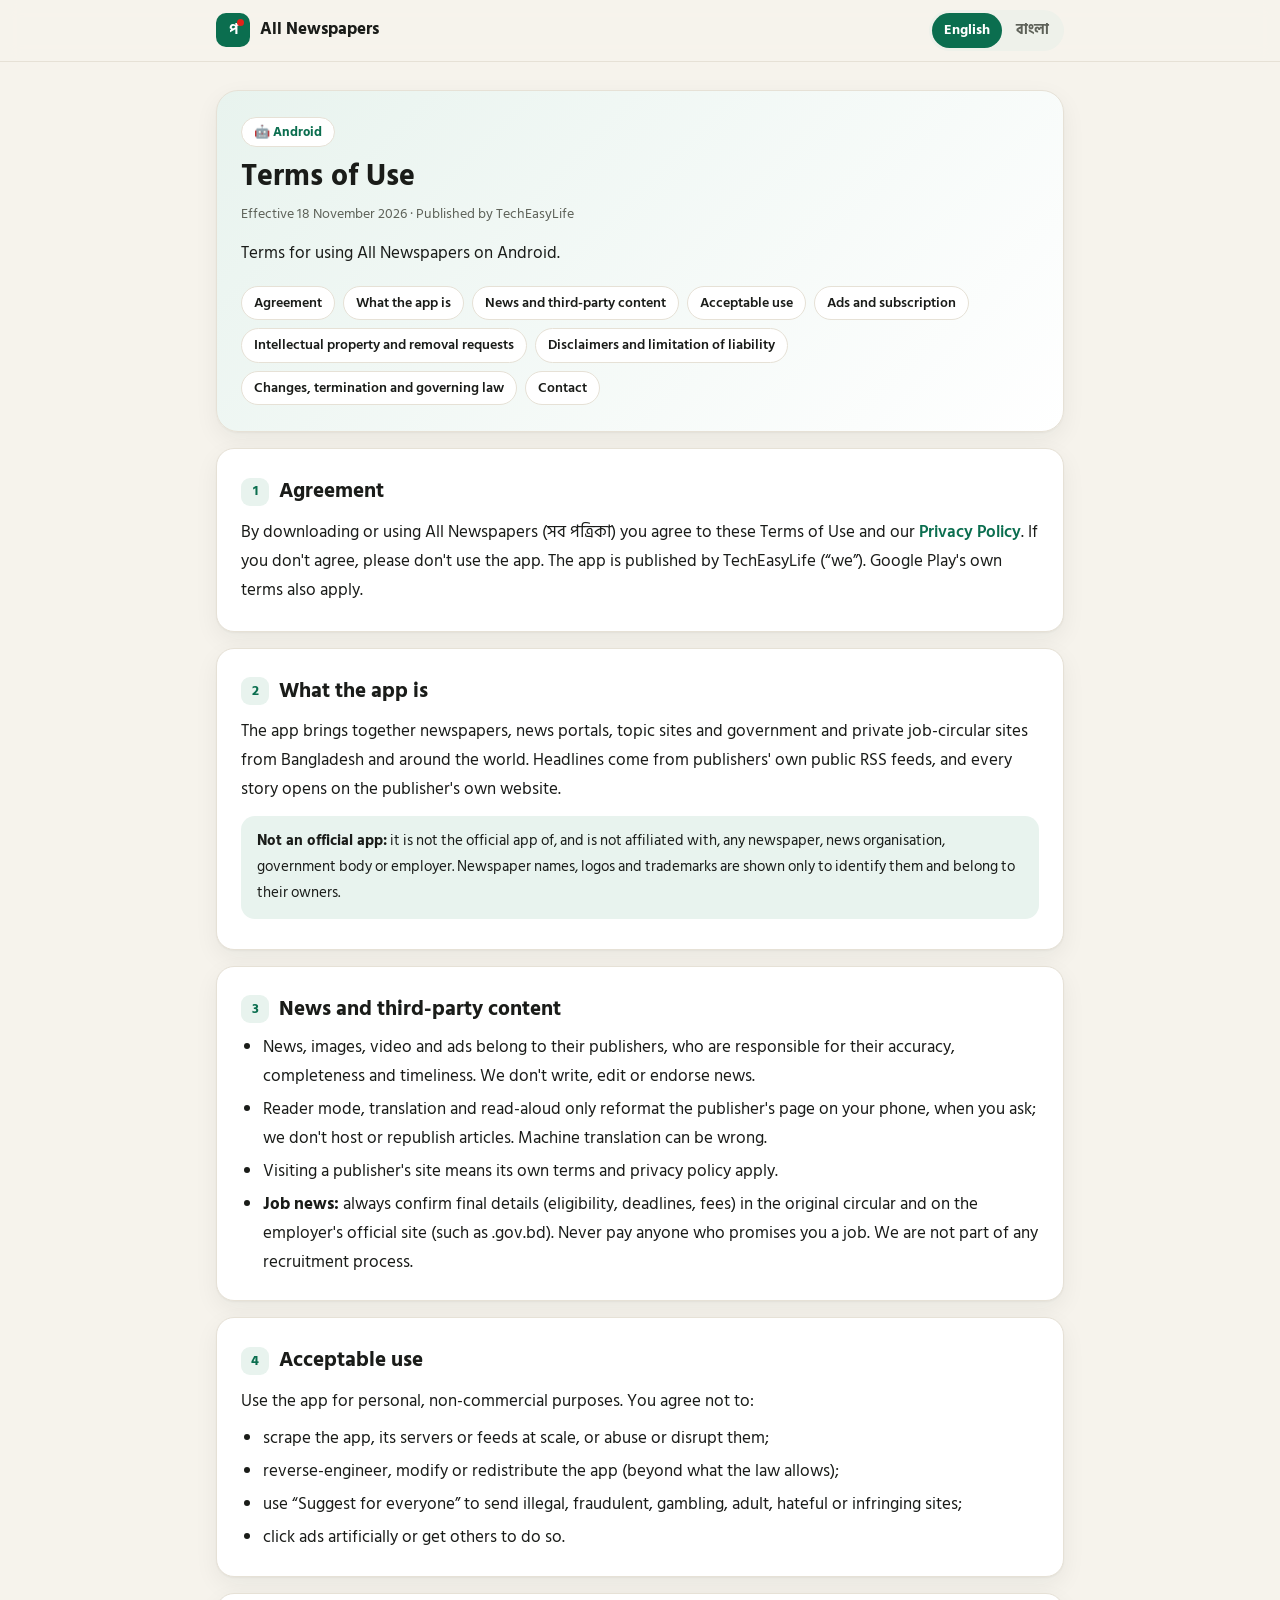
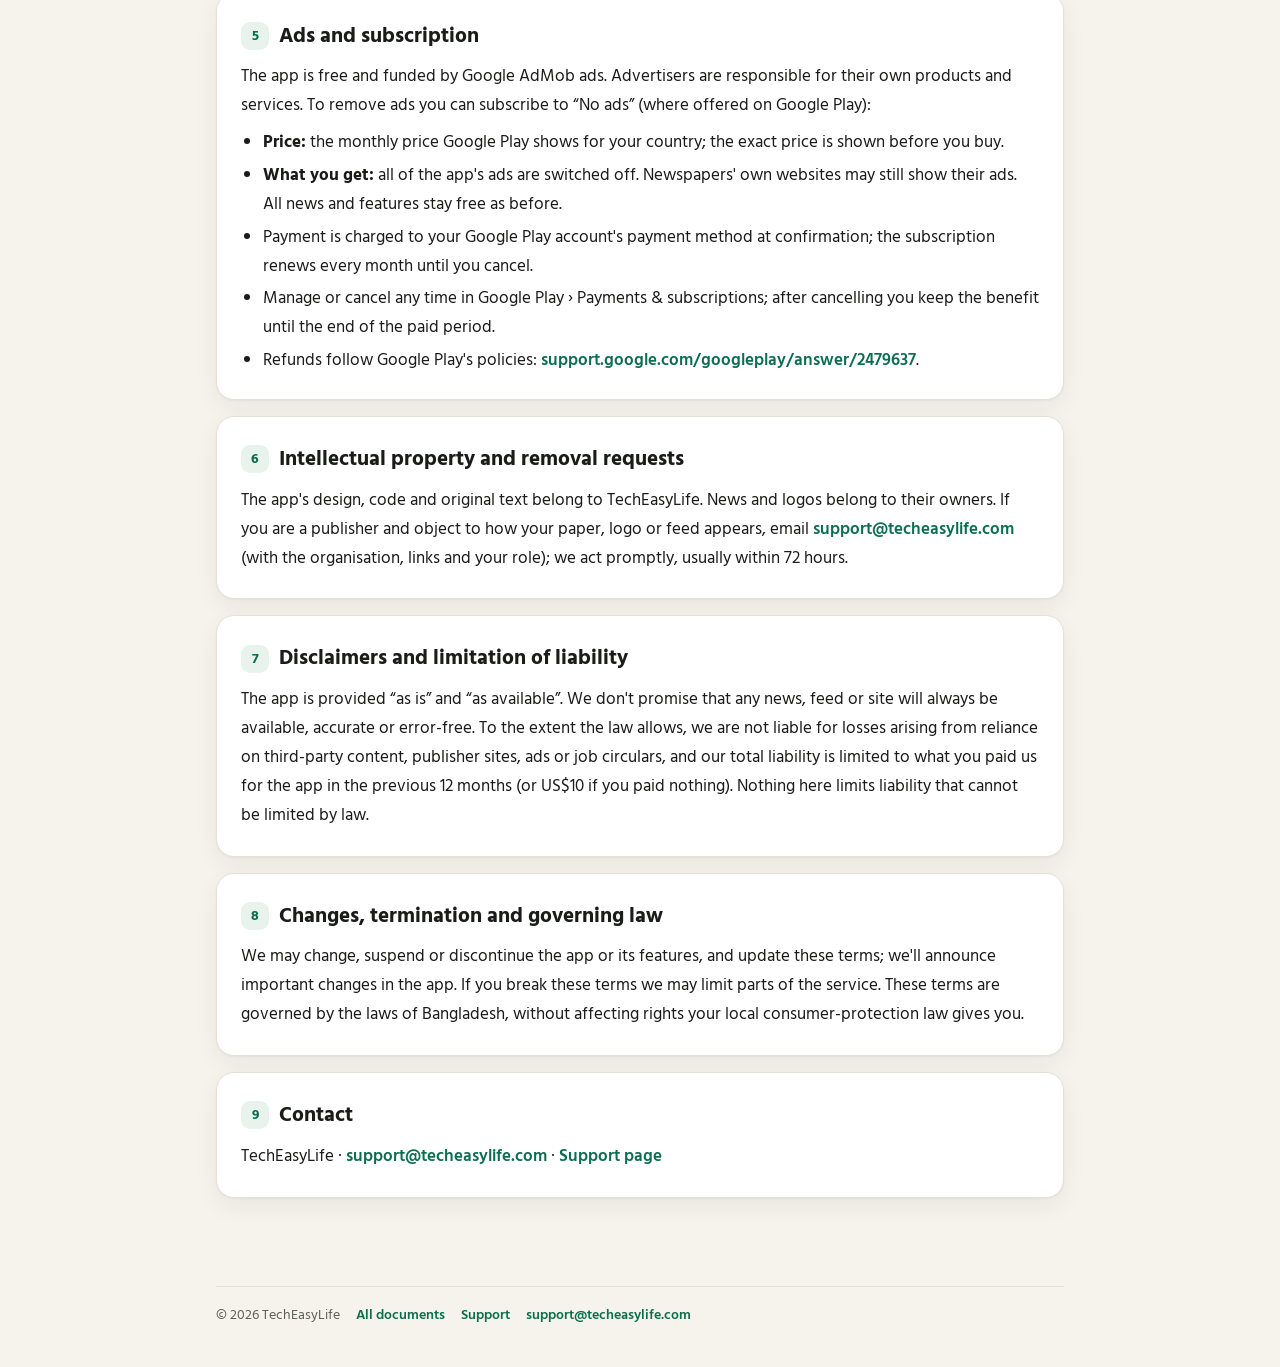
<file: android/terms.html>
<!doctype html>
<html lang="en">
<head>
<meta charset="utf-8">
<meta name="viewport" content="width=device-width, initial-scale=1">
<title>Terms of Use · All Newspapers (সব পত্রিকা)</title>
<meta name="description" content="Terms of Use for All Newspapers (সব পত্রিকা), published by TechEasyLife.">
<link rel="canonical" href="https://monjil404.github.io/sob-potrika-legal/android/terms.html">
<link rel="icon" href="../favicon.svg" type="image/svg+xml">
<meta name="theme-color" content="#0b6e4f">
<link rel="preconnect" href="https://fonts.googleapis.com"><link rel="preconnect" href="https://fonts.gstatic.com" crossorigin>
<link href="https://fonts.googleapis.com/css2?family=Hind+Siliguri:wght@400;500;600;700&display=swap" rel="stylesheet">
<link rel="stylesheet" href="../assets/style.css">
</head>
<body>
<header class="top"><div class="in">
  <a class="brand" href="../index.html"><span class="logo">প</span><span><span class="bn">সব পত্রিকা</span><span class="en">All Newspapers</span></span></a>
  <span class="sp"></span>
  <div class="lang" role="group" aria-label="Language"><button data-l="en" aria-pressed="true">English</button><button data-l="bn" aria-pressed="false">বাংলা</button></div>
</div></header>
<main>
  <div class="hero">
    <div class="badge"><span class="bn">🤖 Android</span><span class="en">🤖 Android</span></div>
    <h1><span class="bn">ব্যবহারের শর্ত</span><span class="en">Terms of Use</span></h1>
    <p class="meta"><span class="bn">কার্যকর: ১৮ নভেম্বর ২০২৬ · প্রকাশক: TechEasyLife</span><span class="en">Effective 18 November 2026 · Published by TechEasyLife</span></p>
    <p class="bn" style="margin-top:12px">Android-এ সব পত্রিকা অ্যাপ ব্যবহারের শর্ত।</p><p class="en" style="margin-top:12px">Terms for using All Newspapers on Android.</p><nav class="toc" aria-label="Contents"><a href="#agreement"><span class="bn">শর্তে সম্মতি</span><span class="en">Agreement</span></a><a href="#service"><span class="bn">অ্যাপটি কী</span><span class="en">What the app is</span></a><a href="#content"><span class="bn">খবর ও তৃতীয় পক্ষের কনটেন্ট</span><span class="en">News and third-party content</span></a><a href="#use"><span class="bn">গ্রহণযোগ্য ব্যবহার</span><span class="en">Acceptable use</span></a><a href="#ads-terms"><span class="bn">বিজ্ঞাপন ও সাবস্ক্রিপশন</span><span class="en">Ads and subscription</span></a><a href="#ip"><span class="bn">মেধাস্বত্ব ও কনটেন্ট সরানোর অনুরোধ</span><span class="en">Intellectual property and removal requests</span></a><a href="#disclaimer"><span class="bn">দায়মুক্তি ও দায়ের সীমা</span><span class="en">Disclaimers and limitation of liability</span></a><a href="#changes-terms"><span class="bn">পরিবর্তন, সমাপ্তি ও প্রযোজ্য আইন</span><span class="en">Changes, termination and governing law</span></a><a href="#contact-terms"><span class="bn">যোগাযোগ</span><span class="en">Contact</span></a></nav>
  </div>
  <section class="card" id="agreement"><h2><span class="n">1</span><span class="bn">শর্তে সম্মতি</span><span class="en">Agreement</span></h2><div class="bn"><p>সব পত্রিকা (All Newspapers) অ্যাপ ডাউনলোড বা ব্যবহার করলে আপনি এই ব্যবহারের শর্ত এবং আমাদের <a href="privacy.html">প্রাইভেসি পলিসি</a> মেনে নিচ্ছেন। রাজি না হলে অ্যাপটি ব্যবহার করবেন না। অ্যাপটি প্রকাশ করে TechEasyLife (“আমরা”)। Google Play-এর নিজস্ব শর্তও প্রযোজ্য।</p></div><div class="en"><p>By downloading or using All Newspapers (সব পত্রিকা) you agree to these Terms of Use and our <a href="privacy.html">Privacy Policy</a>. If you don't agree, please don't use the app. The app is published by TechEasyLife (“we”). Google Play's own terms also apply.</p></div></section><section class="card" id="service"><h2><span class="n">2</span><span class="bn">অ্যাপটি কী</span><span class="en">What the app is</span></h2><div class="bn"><p>অ্যাপটি বাংলাদেশ ও বিশ্বের পত্রিকা, নিউজ পোর্টাল, বিষয়ভিত্তিক সাইট এবং সরকারি-বেসরকারি চাকরির বিজ্ঞপ্তির সাইট এক জায়গায় সাজিয়ে দেয়। শিরোনাম আসে প্রকাশকদের নিজস্ব পাবলিক RSS ফিড থেকে, আর খবরে চাপলে মূল প্রকাশকের ওয়েবসাইটেই খবরটি খোলে।</p><p class="note"><strong>অফিসিয়াল অ্যাপ নয়:</strong> এটি কোনো পত্রিকা, সংবাদমাধ্যম, সরকারি প্রতিষ্ঠান বা নিয়োগকর্তার অফিসিয়াল অ্যাপ নয় এবং তাদের সঙ্গে যুক্ত নয়। পত্রিকার নাম, লোগো ও ট্রেডমার্ক শুধু পরিচয় বোঝাতে দেখানো হয় এবং সেগুলো নিজ নিজ মালিকের সম্পত্তি।</p></div><div class="en"><p>The app brings together newspapers, news portals, topic sites and government and private job-circular sites from Bangladesh and around the world. Headlines come from publishers' own public RSS feeds, and every story opens on the publisher's own website.</p><p class="note"><strong>Not an official app:</strong> it is not the official app of, and is not affiliated with, any newspaper, news organisation, government body or employer. Newspaper names, logos and trademarks are shown only to identify them and belong to their owners.</p></div></section><section class="card" id="content"><h2><span class="n">3</span><span class="bn">খবর ও তৃতীয় পক্ষের কনটেন্ট</span><span class="en">News and third-party content</span></h2><div class="bn"><ul><li>খবর, ছবি, ভিডিও ও বিজ্ঞাপন প্রকাশকদের নিজস্ব; সেগুলোর নির্ভুলতা, সম্পূর্ণতা বা হালনাগাদের দায় প্রকাশকের। আমরা খবর লিখি, সম্পাদনা করি বা অনুমোদন করি না।</li><li>পড়ার মোড, অনুবাদ ও পড়ে শোনানো শুধু আপনার অনুরোধে, আপনার ফোনে প্রকাশকের পাতাটি নতুনভাবে সাজিয়ে দেখায়; আমরা খবরের লেখা নিজেদের সার্ভারে রাখি বা আবার প্রকাশ করি না। মেশিন অনুবাদ ভুল হতে পারে।</li><li>প্রকাশকের সাইটে যাওয়া মানে সেই সাইটের শর্ত ও প্রাইভেসি পলিসি মেনে নেওয়া।</li><li><strong>চাকরির খবর:</strong> নিয়োগ বিজ্ঞপ্তির চূড়ান্ত তথ্য (যোগ্যতা, শেষ তারিখ, ফি) সবসময় মূল বিজ্ঞপ্তি ও প্রতিষ্ঠানের অফিসিয়াল সাইটে (.gov.bd ইত্যাদি) যাচাই করুন। চাকরি পাইয়ে দেওয়ার কথা বলে কেউ টাকা চাইলে দেবেন না। আমরা কোনো নিয়োগ প্রক্রিয়ার অংশ নই।</li></ul></div><div class="en"><ul><li>News, images, video and ads belong to their publishers, who are responsible for their accuracy, completeness and timeliness. We don't write, edit or endorse news.</li><li>Reader mode, translation and read-aloud only reformat the publisher's page on your phone, when you ask; we don't host or republish articles. Machine translation can be wrong.</li><li>Visiting a publisher's site means its own terms and privacy policy apply.</li><li><strong>Job news:</strong> always confirm final details (eligibility, deadlines, fees) in the original circular and on the employer's official site (such as .gov.bd). Never pay anyone who promises you a job. We are not part of any recruitment process.</li></ul></div></section><section class="card" id="use"><h2><span class="n">4</span><span class="bn">গ্রহণযোগ্য ব্যবহার</span><span class="en">Acceptable use</span></h2><div class="bn"><p>অ্যাপটি ব্যক্তিগত, অ-বাণিজ্যিক কাজে ব্যবহার করুন। আপনি রাজি হচ্ছেন যে:</p><ul><li>অ্যাপ বা এর সার্ভার/ফিড থেকে স্বয়ংক্রিয়ভাবে বিপুল পরিমাণে তথ্য টানবেন না, অপব্যবহার বা বিঘ্ন ঘটাবেন না;</li><li>অ্যাপের কোড রিভার্স-ইঞ্জিনিয়ার, পরিবর্তন বা পুনর্বিতরণ করবেন না (আইন যতটুকু অনুমতি দেয় তার বাইরে);</li><li>“সবার জন্য প্রস্তাব” দিয়ে অবৈধ, প্রতারণামূলক, জুয়া, প্রাপ্তবয়স্ক, ঘৃণা ছড়ানো বা কপিরাইট লঙ্ঘনকারী সাইট পাঠাবেন না;</li><li>বিজ্ঞাপনে কৃত্রিমভাবে চাপবেন না বা অন্যকে দিয়ে চাপাবেন না।</li></ul></div><div class="en"><p>Use the app for personal, non-commercial purposes. You agree not to:</p><ul><li>scrape the app, its servers or feeds at scale, or abuse or disrupt them;</li><li>reverse-engineer, modify or redistribute the app (beyond what the law allows);</li><li>use “Suggest for everyone” to send illegal, fraudulent, gambling, adult, hateful or infringing sites;</li><li>click ads artificially or get others to do so.</li></ul></div></section><section class="card" id="ads-terms"><h2><span class="n">5</span><span class="bn">বিজ্ঞাপন ও সাবস্ক্রিপশন</span><span class="en">Ads and subscription</span></h2><div class="bn"><p>অ্যাপটি বিনা মূল্যের এবং Google AdMob-এর বিজ্ঞাপন দিয়ে চলে। বিজ্ঞাপনদাতাদের পণ্য বা সেবার দায় তাদের নিজেদের। বিজ্ঞাপন সরাতে চাইলে (Google Play-তে চালু থাকলে) “বিজ্ঞাপন ছাড়া” সাবস্ক্রিপশন নিতে পারেন:</p><ul><li><strong>মূল্য:</strong> Google Play-তে আপনার দেশের জন্য দেখানো মাসিক মূল্য; কেনার আগে সঠিক মূল্য দেখানো হয়।</li><li><strong>যা পাবেন:</strong> অ্যাপের সব বিজ্ঞাপন বন্ধ। পত্রিকার নিজস্ব ওয়েবসাইটে তাদের বিজ্ঞাপন থাকতে পারে। সব খবর ও ফিচার আগের মতোই বিনা মূল্যে থাকে।</li><li>কেনা নিশ্চিত হলে Google Play অ্যাকাউন্টের পেমেন্ট পদ্ধতি থেকে মূল্য কাটা হয়; বাতিল না করলে প্রতি মাসে নিজে থেকে নবায়ন হয়।</li><li>Google Play › পেমেন্ট ও সাবস্ক্রিপশন থেকে যেকোনো সময় ম্যানেজ বা বাতিল করা যায়; বাতিল করলেও চলতি মেয়াদ শেষ পর্যন্ত সুবিধা থাকে।</li><li>রিফান্ড Google Play-র নীতি অনুযায়ী: <a href="https://support.google.com/googleplay/answer/2479637">support.google.com/googleplay/answer/2479637</a>।</li></ul></div><div class="en"><p>The app is free and funded by Google AdMob ads. Advertisers are responsible for their own products and services. To remove ads you can subscribe to “No ads” (where offered on Google Play):</p><ul><li><strong>Price:</strong> the monthly price Google Play shows for your country; the exact price is shown before you buy.</li><li><strong>What you get:</strong> all of the app's ads are switched off. Newspapers' own websites may still show their ads. All news and features stay free as before.</li><li>Payment is charged to your Google Play account's payment method at confirmation; the subscription renews every month until you cancel.</li><li>Manage or cancel any time in Google Play › Payments & subscriptions; after cancelling you keep the benefit until the end of the paid period.</li><li>Refunds follow Google Play's policies: <a href="https://support.google.com/googleplay/answer/2479637">support.google.com/googleplay/answer/2479637</a>.</li></ul></div></section><section class="card" id="ip"><h2><span class="n">6</span><span class="bn">মেধাস্বত্ব ও কনটেন্ট সরানোর অনুরোধ</span><span class="en">Intellectual property and removal requests</span></h2><div class="bn"><p>অ্যাপের নকশা, কোড ও নিজস্ব লেখা TechEasyLife-এর। খবর ও লোগো তাদের মালিকদের। আপনি প্রকাশক হলে এবং আপনার পত্রিকা, লোগো বা ফিড দেখানো নিয়ে আপত্তি থাকলে <a href="mailto:support@techeasylife.com">support@techeasylife.com</a>-এ লিখুন (প্রতিষ্ঠানের নাম, লিংক ও আপনার পরিচয় দিন); আমরা দ্রুত — সাধারণত ৭২ ঘণ্টার মধ্যে — ব্যবস্থা নিই।</p></div><div class="en"><p>The app's design, code and original text belong to TechEasyLife. News and logos belong to their owners. If you are a publisher and object to how your paper, logo or feed appears, email <a href="mailto:support@techeasylife.com">support@techeasylife.com</a> (with the organisation, links and your role); we act promptly, usually within 72 hours.</p></div></section><section class="card" id="disclaimer"><h2><span class="n">7</span><span class="bn">দায়মুক্তি ও দায়ের সীমা</span><span class="en">Disclaimers and limitation of liability</span></h2><div class="bn"><p>অ্যাপটি “যেমন আছে” ও “যেমন পাওয়া যায়” ভিত্তিতে দেওয়া হয়। কোনো খবর, ফিড বা সাইট সবসময় পাওয়া যাবে, নির্ভুল বা ত্রুটিমুক্ত থাকবে — এমন নিশ্চয়তা আমরা দিই না। প্রযোজ্য আইন যতটুকু অনুমতি দেয়, তৃতীয় পক্ষের কনটেন্ট, পত্রিকার সাইট, বিজ্ঞাপন বা চাকরির বিজ্ঞপ্তির ওপর নির্ভর করে হওয়া কোনো ক্ষতির জন্য আমরা দায়ী নই; আর যেকোনো ক্ষেত্রে আমাদের মোট দায় আপনি গত ১২ মাসে অ্যাপের জন্য আমাদের যা দিয়েছেন (না দিয়ে থাকলে ১০ মার্কিন ডলার) তার বেশি হবে না। আইন অনুযায়ী যে দায় সীমিত করা যায় না, তা এতে বাদ পড়ে না।</p></div><div class="en"><p>The app is provided “as is” and “as available”. We don't promise that any news, feed or site will always be available, accurate or error-free. To the extent the law allows, we are not liable for losses arising from reliance on third-party content, publisher sites, ads or job circulars, and our total liability is limited to what you paid us for the app in the previous 12 months (or US$10 if you paid nothing). Nothing here limits liability that cannot be limited by law.</p></div></section><section class="card" id="changes-terms"><h2><span class="n">8</span><span class="bn">পরিবর্তন, সমাপ্তি ও প্রযোজ্য আইন</span><span class="en">Changes, termination and governing law</span></h2><div class="bn"><p>আমরা অ্যাপ বা এর ফিচার বদলাতে, স্থগিত বা বন্ধ করতে পারি, এবং এই শর্ত হালনাগাদ করতে পারি; বড় পরিবর্তন অ্যাপে জানানো হবে। শর্ত ভাঙলে আমরা অ্যাপের কিছু সুবিধা সীমিত করতে পারি। এই শর্ত বাংলাদেশের আইন অনুযায়ী পরিচালিত হবে; তবে আপনার দেশের ভোক্তা-সুরক্ষা আইন আপনাকে যে অধিকার দেয়, তা অক্ষুণ্ণ থাকবে।</p></div><div class="en"><p>We may change, suspend or discontinue the app or its features, and update these terms; we'll announce important changes in the app. If you break these terms we may limit parts of the service. These terms are governed by the laws of Bangladesh, without affecting rights your local consumer-protection law gives you.</p></div></section><section class="card" id="contact-terms"><h2><span class="n">9</span><span class="bn">যোগাযোগ</span><span class="en">Contact</span></h2><div class="bn"><p>TechEasyLife · <a href="mailto:support@techeasylife.com">support@techeasylife.com</a> · <a href="../support.html">সহায়তা পাতা</a></p></div><div class="en"><p>TechEasyLife · <a href="mailto:support@techeasylife.com">support@techeasylife.com</a> · <a href="../support.html">Support page</a></p></div></section>
</main>
<footer><div class="row">
  <span>© 2026 TechEasyLife</span>
  <a href="../index.html"><span class="bn">সব নথি</span><span class="en">All documents</span></a>
  <a href="../support.html"><span class="bn">সহায়তা</span><span class="en">Support</span></a>
  <a href="mailto:support@techeasylife.com">support@techeasylife.com</a>
</div></footer>
<script src="../assets/lang.js"></script>
</body>
</html>
</file>
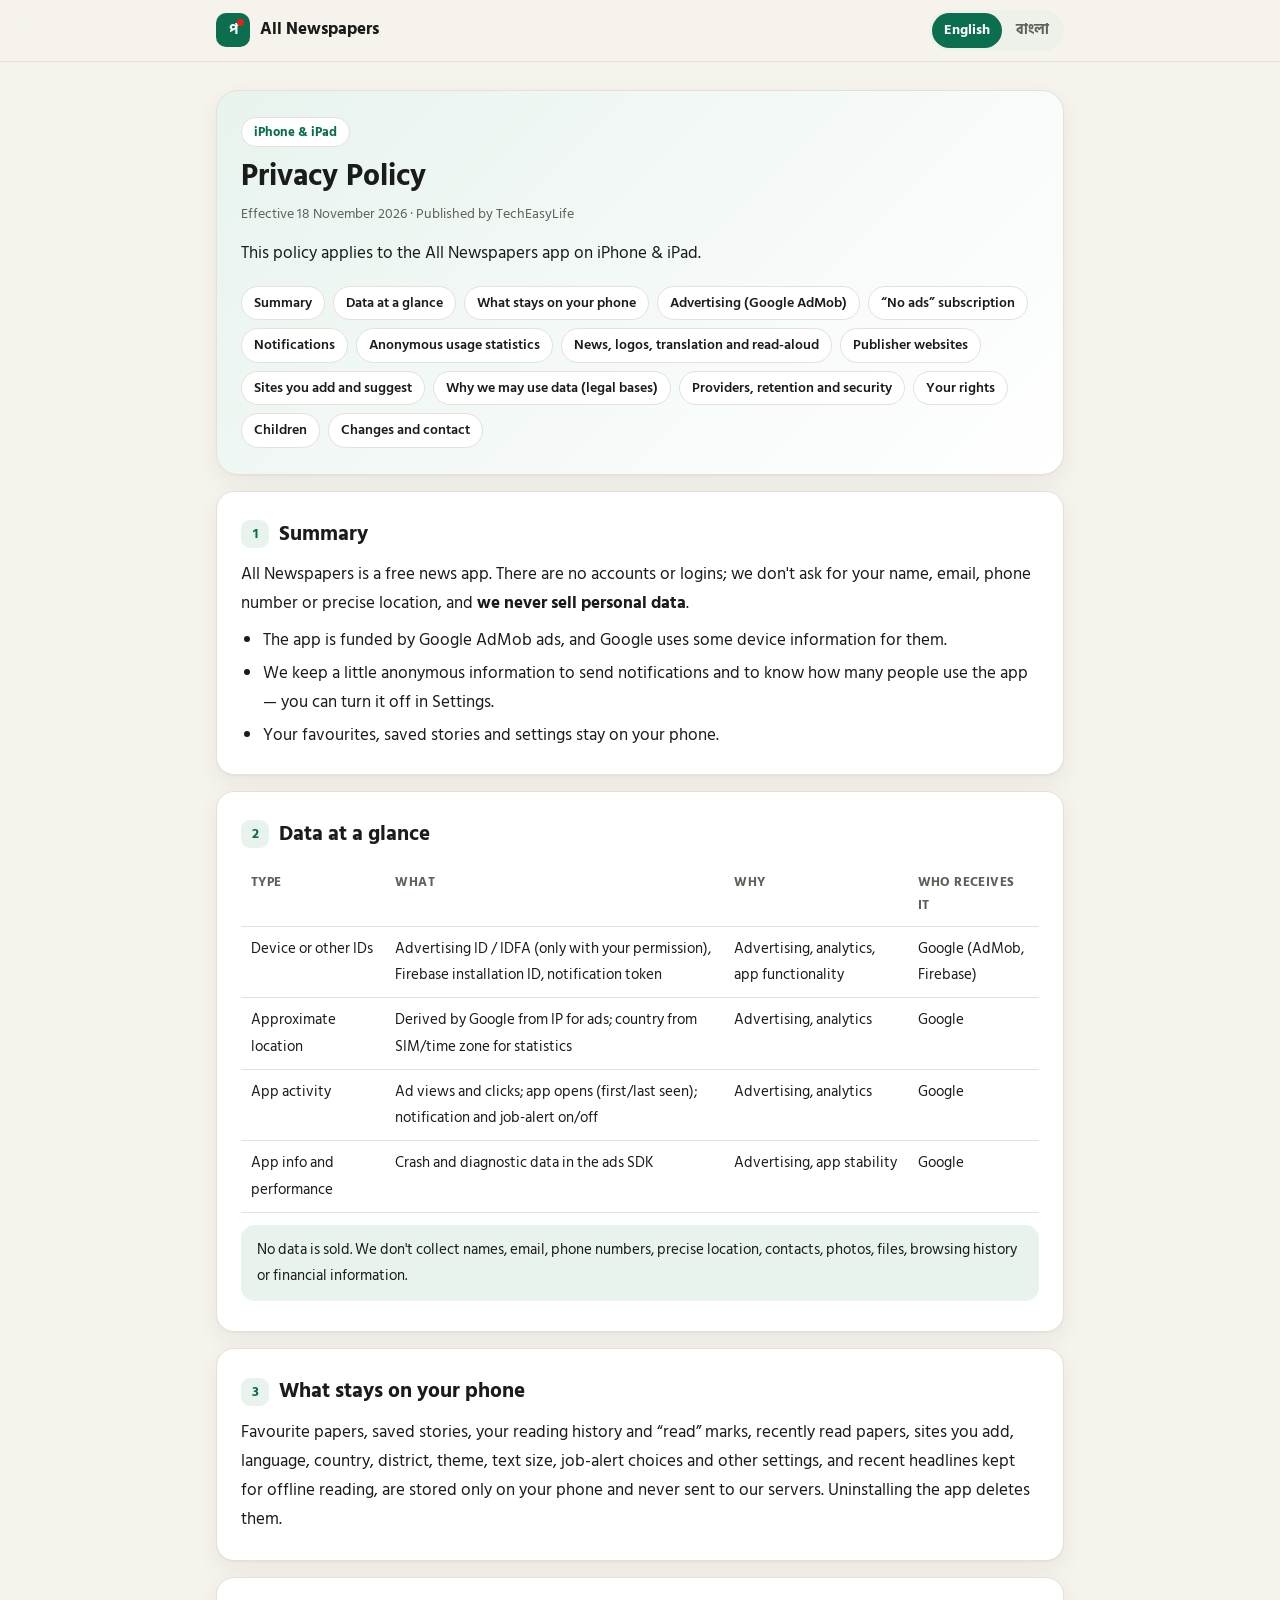
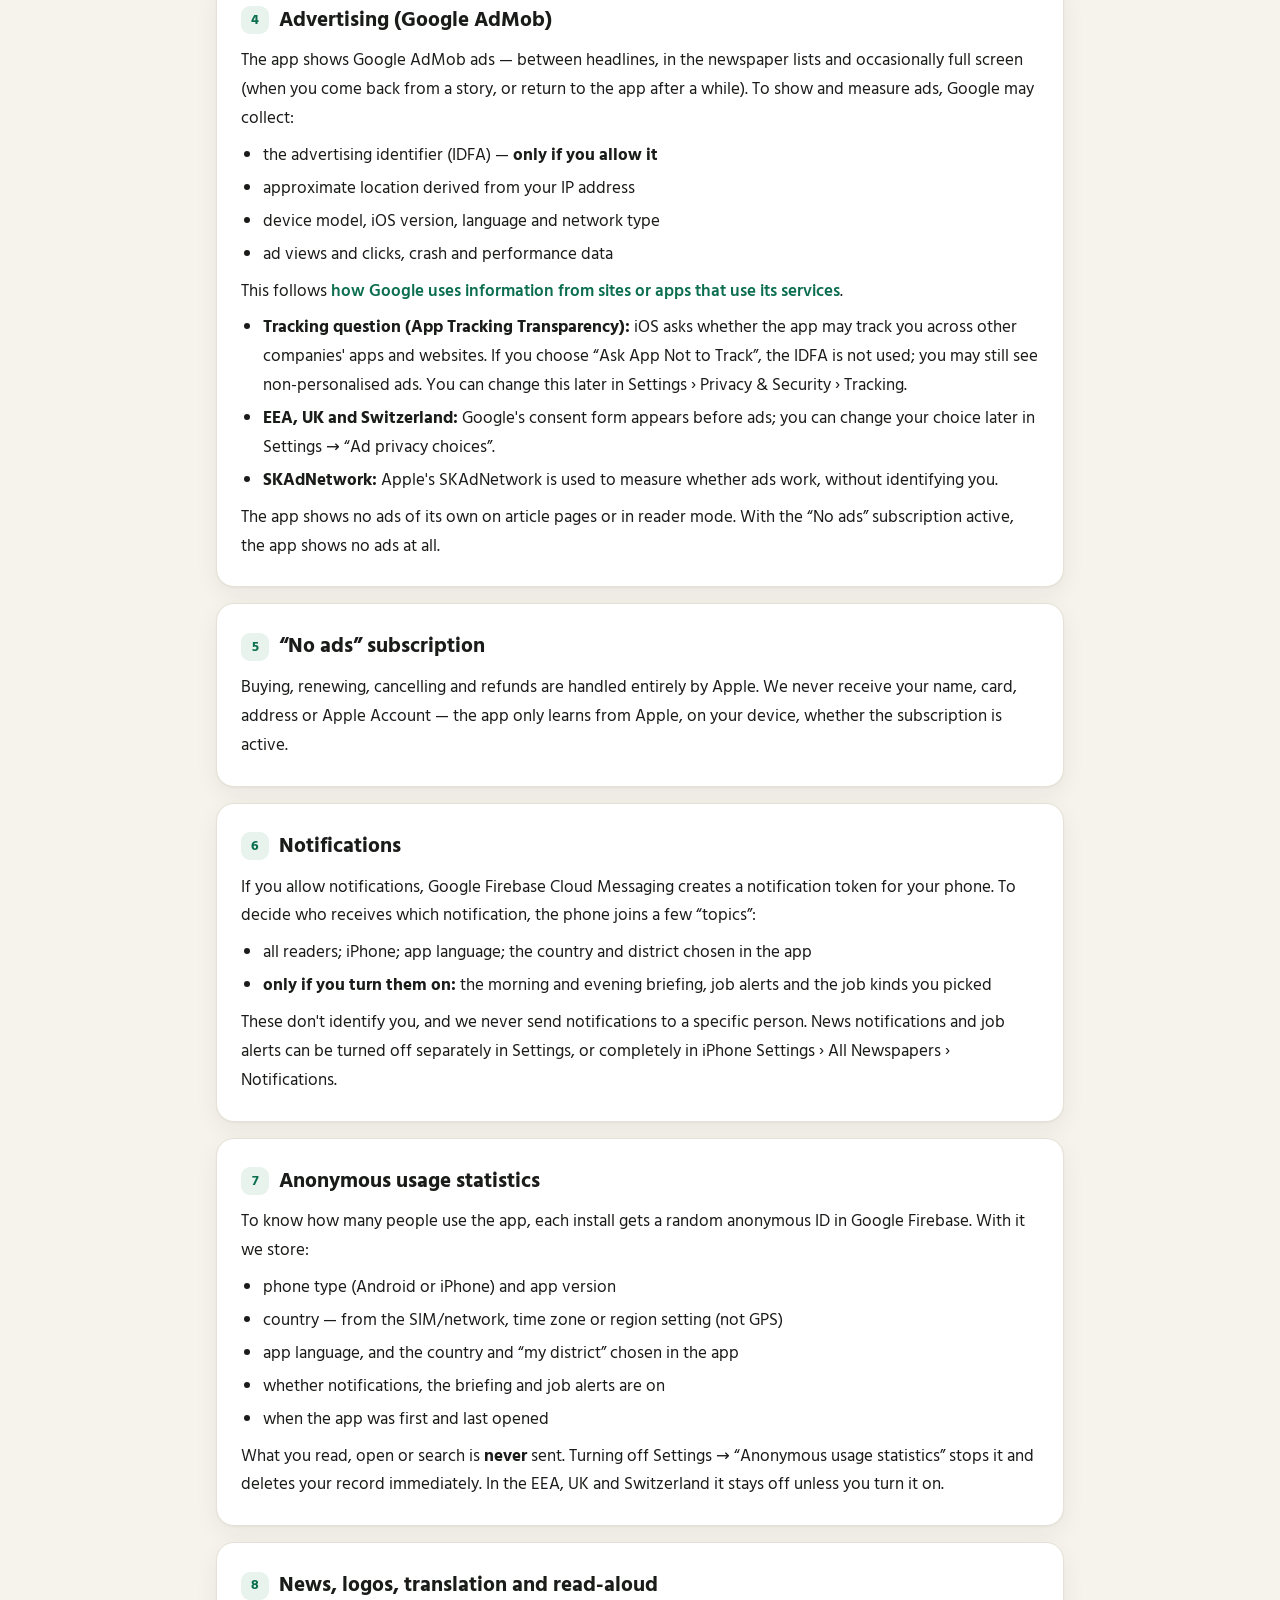
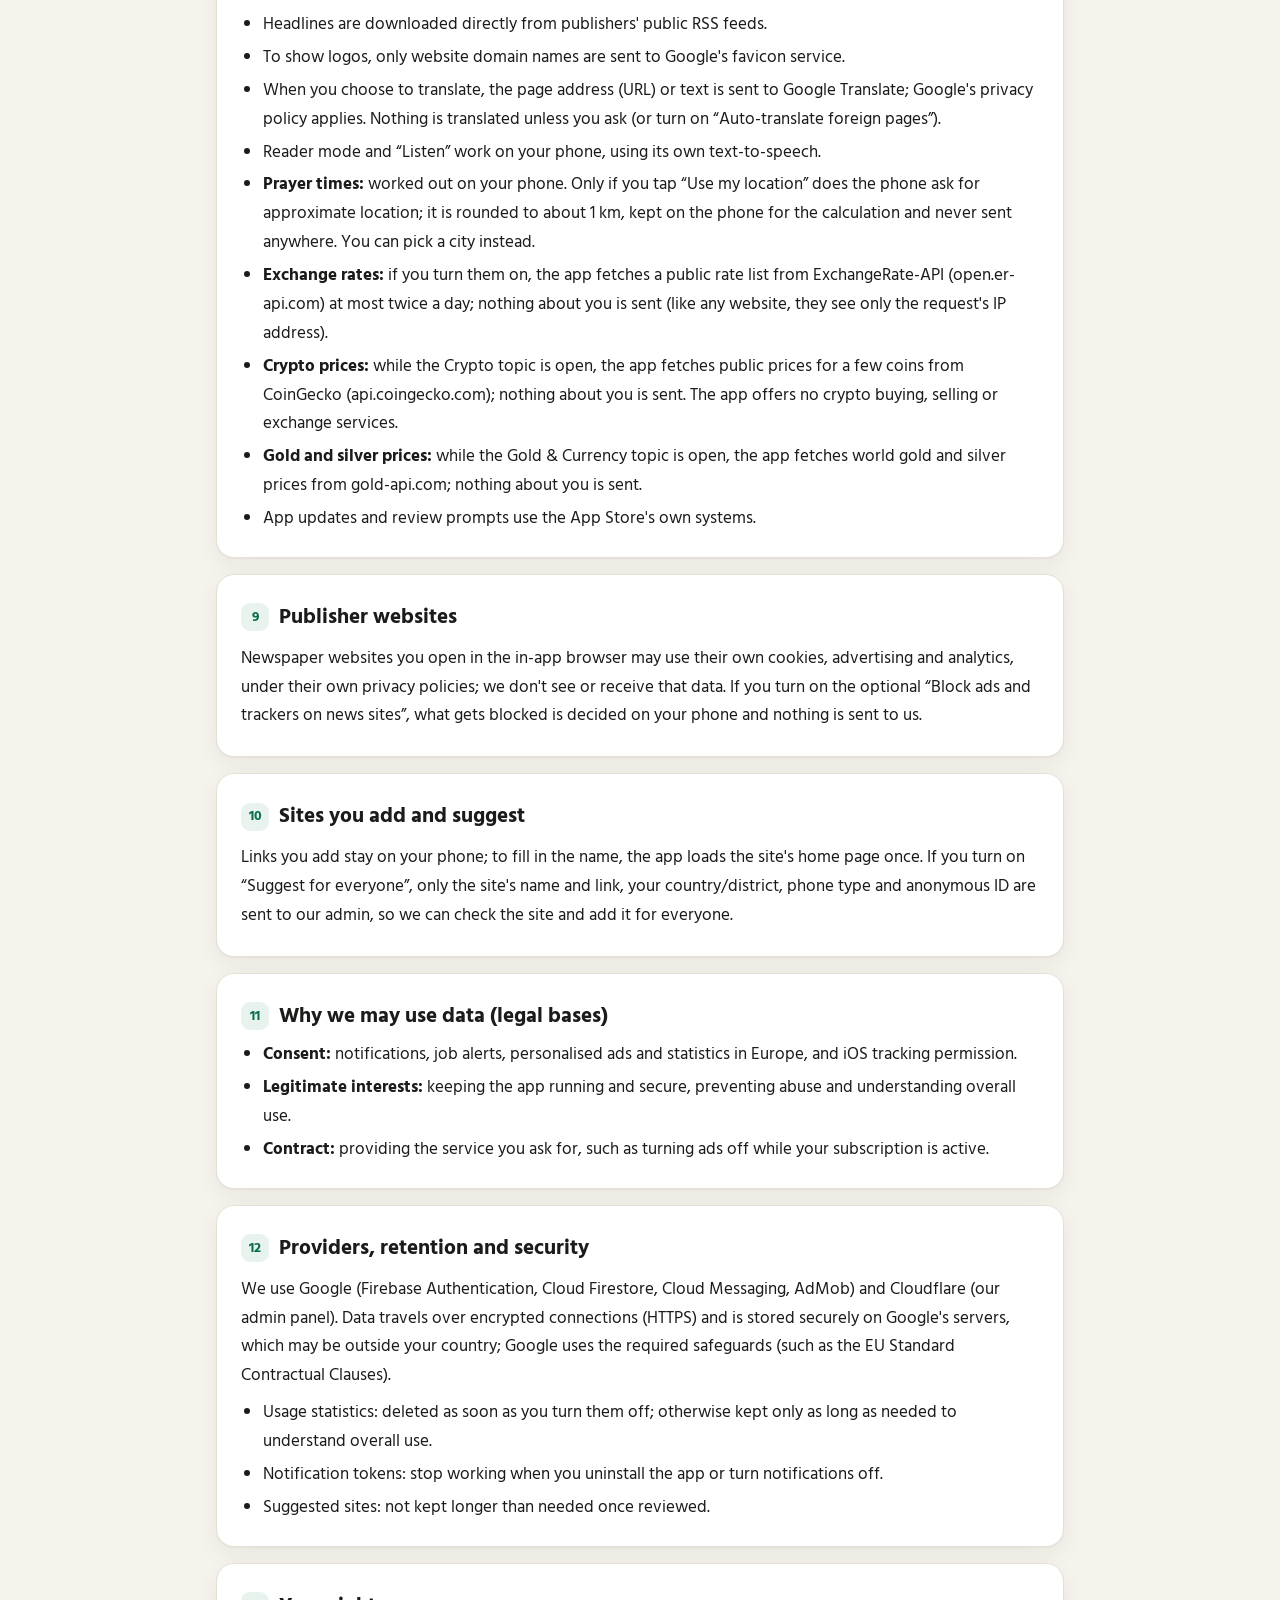
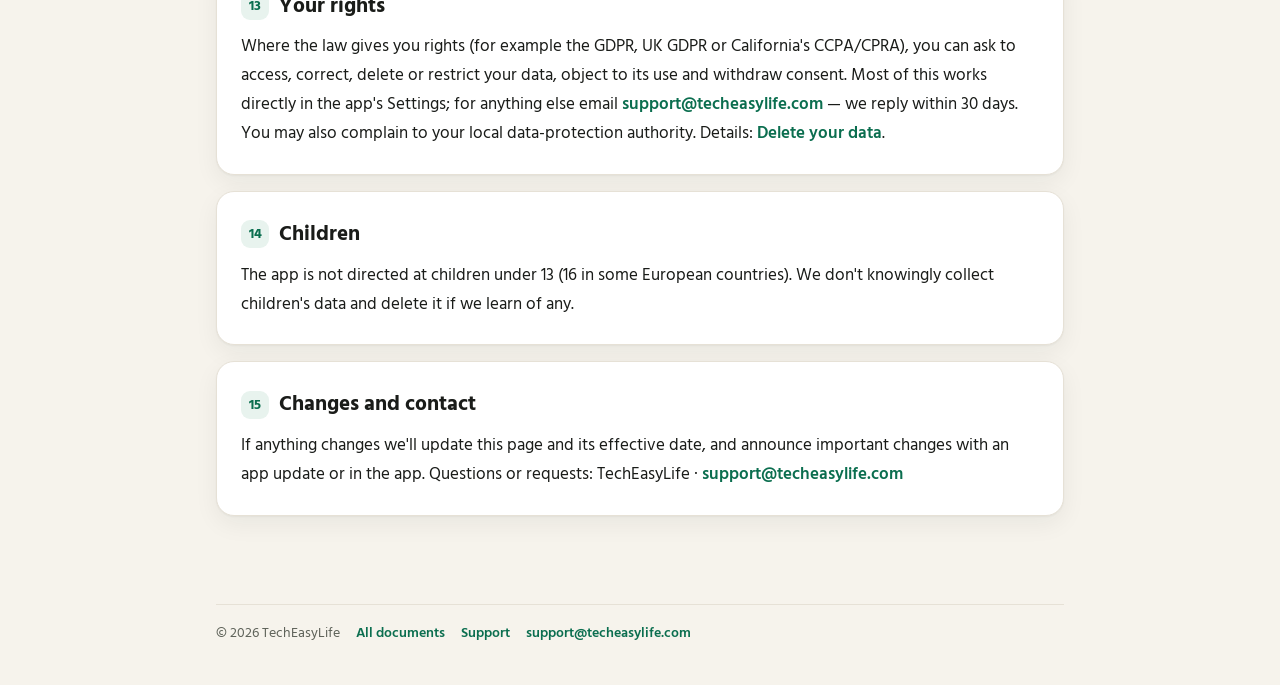
<file: ios/privacy.html>
<!doctype html>
<html lang="en">
<head>
<meta charset="utf-8">
<meta name="viewport" content="width=device-width, initial-scale=1">
<title>Privacy Policy · All Newspapers (সব পত্রিকা)</title>
<meta name="description" content="Privacy Policy for All Newspapers (সব পত্রিকা), published by TechEasyLife.">
<link rel="canonical" href="https://monjil404.github.io/sob-potrika-legal/ios/privacy.html">
<link rel="icon" href="../favicon.svg" type="image/svg+xml">
<meta name="theme-color" content="#0b6e4f">
<link rel="preconnect" href="https://fonts.googleapis.com"><link rel="preconnect" href="https://fonts.gstatic.com" crossorigin>
<link href="https://fonts.googleapis.com/css2?family=Hind+Siliguri:wght@400;500;600;700&display=swap" rel="stylesheet">
<link rel="stylesheet" href="../assets/style.css">
</head>
<body>
<header class="top"><div class="in">
  <a class="brand" href="../index.html"><span class="logo">প</span><span><span class="bn">সব পত্রিকা</span><span class="en">All Newspapers</span></span></a>
  <span class="sp"></span>
  <div class="lang" role="group" aria-label="Language"><button data-l="en" aria-pressed="true">English</button><button data-l="bn" aria-pressed="false">বাংলা</button></div>
</div></header>
<main>
  <div class="hero">
    <div class="badge"><span class="bn">iPhone ও iPad</span><span class="en">iPhone & iPad</span></div>
    <h1><span class="bn">প্রাইভেসি পলিসি</span><span class="en">Privacy Policy</span></h1>
    <p class="meta"><span class="bn">কার্যকর: ১৮ নভেম্বর ২০২৬ · প্রকাশক: TechEasyLife</span><span class="en">Effective 18 November 2026 · Published by TechEasyLife</span></p>
    <p class="bn" style="margin-top:12px">এই পলিসি iPhone ও iPad-এর জন্য সব পত্রিকা অ্যাপে প্রযোজ্য।</p><p class="en" style="margin-top:12px">This policy applies to the All Newspapers app on iPhone & iPad.</p><nav class="toc" aria-label="Contents"><a href="#summary"><span class="bn">সংক্ষেপে</span><span class="en">Summary</span></a><a href="#data-summary"><span class="bn">এক নজরে সংগৃহীত তথ্য</span><span class="en">Data at a glance</span></a><a href="#on-device"><span class="bn">যা শুধু আপনার ফোনে থাকে</span><span class="en">What stays on your phone</span></a><a href="#ads"><span class="bn">বিজ্ঞাপন (Google AdMob)</span><span class="en">Advertising (Google AdMob)</span></a><a href="#subscription"><span class="bn">“বিজ্ঞাপন ছাড়া” সাবস্ক্রিপশন</span><span class="en">“No ads” subscription</span></a><a href="#notifications"><span class="bn">নোটিফিকেশন</span><span class="en">Notifications</span></a><a href="#statistics"><span class="bn">বেনামি ব্যবহার পরিসংখ্যান</span><span class="en">Anonymous usage statistics</span></a><a href="#features"><span class="bn">খবর, লোগো, অনুবাদ ও পড়ে শোনানো</span><span class="en">News, logos, translation and read-aloud</span></a><a href="#websites"><span class="bn">পত্রিকার ওয়েবসাইট</span><span class="en">Publisher websites</span></a><a href="#suggestions"><span class="bn">আপনার যোগ করা সাইট ও প্রস্তাব</span><span class="en">Sites you add and suggest</span></a><a href="#legal-bases"><span class="bn">তথ্য ব্যবহারের ভিত্তি</span><span class="en">Why we may use data (legal bases)</span></a><a href="#providers"><span class="bn">সেবা প্রদানকারী, সংরক্ষণ ও নিরাপত্তা</span><span class="en">Providers, retention and security</span></a><a href="#rights"><span class="bn">আপনার অধিকার</span><span class="en">Your rights</span></a><a href="#children"><span class="bn">শিশু</span><span class="en">Children</span></a><a href="#changes"><span class="bn">পরিবর্তন ও যোগাযোগ</span><span class="en">Changes and contact</span></a></nav>
  </div>
  <section class="card" id="summary"><h2><span class="n">1</span><span class="bn">সংক্ষেপে</span><span class="en">Summary</span></h2><div class="bn"><p>সব পত্রিকা একটি বিনা মূল্যের সংবাদ অ্যাপ। এতে কোনো অ্যাকাউন্ট বা লগইন নেই; আমরা আপনার নাম, ইমেইল, ফোন নম্বর বা সঠিক অবস্থান চাই না এবং <strong>কোনো ব্যক্তিগত তথ্য বিক্রি করি না</strong>।</p><ul><li>অ্যাপ চালাতে Google AdMob-এর বিজ্ঞাপন দেখানো হয়; বিজ্ঞাপনের জন্য Google কিছু ডিভাইস-তথ্য ব্যবহার করে।</li><li>নোটিফিকেশন পাঠাতে ও কতজন অ্যাপ ব্যবহার করছেন জানতে সামান্য বেনামি তথ্য রাখা হয় — যা আপনি সেটিংসে বন্ধ করতে পারেন।</li><li>আপনার পছন্দ, সংরক্ষিত খবর ও সেটিংস শুধু আপনার ফোনেই থাকে।</li></ul></div><div class="en"><p>All Newspapers is a free news app. There are no accounts or logins; we don't ask for your name, email, phone number or precise location, and <strong>we never sell personal data</strong>.</p><ul><li>The app is funded by Google AdMob ads, and Google uses some device information for them.</li><li>We keep a little anonymous information to send notifications and to know how many people use the app — you can turn it off in Settings.</li><li>Your favourites, saved stories and settings stay on your phone.</li></ul></div></section><section class="card" id="data-summary"><h2><span class="n">2</span><span class="bn">এক নজরে সংগৃহীত তথ্য</span><span class="en">Data at a glance</span></h2><div class="bn"><table><thead><tr><th>ধরন</th><th>কী</th><th>কেন</th><th>কে পায়</th></tr></thead><tbody><tr><td data-l="ধরন">ডিভাইস বা অন্যান্য আইডি</td><td data-l="কী">বিজ্ঞাপন আইডি / IDFA (শুধু অনুমতি দিলে), Firebase ইনস্টলেশন আইডি, নোটিফিকেশন টোকেন</td><td data-l="কেন">বিজ্ঞাপন, পরিসংখ্যান, অ্যাপের কাজ</td><td data-l="কে পায়">Google (AdMob, Firebase)</td></tr><tr><td data-l="ধরন">আনুমানিক অবস্থান</td><td data-l="কী">বিজ্ঞাপনের জন্য IP থেকে Google-এর অনুমান; পরিসংখ্যানে সিম/টাইমজোন থেকে দেশ</td><td data-l="কেন">বিজ্ঞাপন, পরিসংখ্যান</td><td data-l="কে পায়">Google</td></tr><tr><td data-l="ধরন">অ্যাপ ব্যবহারের তথ্য</td><td data-l="কী">বিজ্ঞাপন দেখা ও চাপা; অ্যাপ খোলার সময়; নোটিফিকেশন ও চাকরির অ্যালার্ট চালু কিনা</td><td data-l="কেন">বিজ্ঞাপন, পরিসংখ্যান</td><td data-l="কে পায়">Google</td></tr><tr><td data-l="ধরন">অ্যাপের কার্যকারিতা</td><td data-l="কী">বিজ্ঞাপন SDK-র ক্র্যাশ ও ডায়াগনস্টিক তথ্য</td><td data-l="কেন">বিজ্ঞাপন, স্থিতিশীলতা</td><td data-l="কে পায়">Google</td></tr></tbody></table><p class="note">কোনো তথ্য বিক্রি করা হয় না। নাম, ইমেইল, ফোন নম্বর, সঠিক অবস্থান, পরিচিতি, ছবি, ফাইল, ব্রাউজিং ইতিহাস বা আর্থিক তথ্য সংগ্রহ করা হয় না।</p></div><div class="en"><table><thead><tr><th>Type</th><th>What</th><th>Why</th><th>Who receives it</th></tr></thead><tbody><tr><td data-l="Type">Device or other IDs</td><td data-l="What">Advertising ID / IDFA (only with your permission), Firebase installation ID, notification token</td><td data-l="Why">Advertising, analytics, app functionality</td><td data-l="Who receives it">Google (AdMob, Firebase)</td></tr><tr><td data-l="Type">Approximate location</td><td data-l="What">Derived by Google from IP for ads; country from SIM/time zone for statistics</td><td data-l="Why">Advertising, analytics</td><td data-l="Who receives it">Google</td></tr><tr><td data-l="Type">App activity</td><td data-l="What">Ad views and clicks; app opens (first/last seen); notification and job-alert on/off</td><td data-l="Why">Advertising, analytics</td><td data-l="Who receives it">Google</td></tr><tr><td data-l="Type">App info and performance</td><td data-l="What">Crash and diagnostic data in the ads SDK</td><td data-l="Why">Advertising, app stability</td><td data-l="Who receives it">Google</td></tr></tbody></table><p class="note">No data is sold. We don't collect names, email, phone numbers, precise location, contacts, photos, files, browsing history or financial information.</p></div></section><section class="card" id="on-device"><h2><span class="n">3</span><span class="bn">যা শুধু আপনার ফোনে থাকে</span><span class="en">What stays on your phone</span></h2><div class="bn"><p>প্রিয় পত্রিকা, সংরক্ষিত খবর, পড়ার ইতিহাস ও “পড়া হয়েছে” চিহ্ন, সম্প্রতি পড়া পত্রিকা, নিজের যোগ করা সাইট, ভাষা, দেশ, জেলা, থিম, লেখার আকার, চাকরির অ্যালার্টের পছন্দ ও অন্যান্য সেটিংস, এবং অফলাইনে দেখার জন্য সাম্প্রতিক শিরোনাম — এগুলো শুধু আপনার ফোনে থাকে, আমাদের কোনো সার্ভারে যায় না। অ্যাপ মুছে ফেললে এগুলোও মুছে যায়।</p></div><div class="en"><p>Favourite papers, saved stories, your reading history and “read” marks, recently read papers, sites you add, language, country, district, theme, text size, job-alert choices and other settings, and recent headlines kept for offline reading, are stored only on your phone and never sent to our servers. Uninstalling the app deletes them.</p></div></section><section class="card" id="ads"><h2><span class="n">4</span><span class="bn">বিজ্ঞাপন (Google AdMob)</span><span class="en">Advertising (Google AdMob)</span></h2><div class="bn"><p>অ্যাপে Google AdMob-এর বিজ্ঞাপন দেখানো হয় — খবরের তালিকার মাঝে, পত্রিকার তালিকায় এবং মাঝেমধ্যে পুরো পর্দায় (খবর পড়ে ফেরার সময় বা অনেকক্ষণ পর অ্যাপে ফিরলে)। বিজ্ঞাপন দেখাতে ও মাপতে Google সংগ্রহ করতে পারে:</p><ul><li>বিজ্ঞাপনের আইডি (IDFA) — <strong>শুধু আপনি অনুমতি দিলে</strong></li><li>IP ঠিকানা থেকে আনুমানিক অবস্থান</li><li>ডিভাইসের মডেল, iOS সংস্করণ, ভাষা ও নেটওয়ার্কের ধরন</li><li>বিজ্ঞাপন দেখা ও চাপার তথ্য, ক্র্যাশ ও কার্যকারিতার তথ্য</li></ul><p>এটি <a href="https://policies.google.com/technologies/partner-sites">Google কীভাবে পার্টনারদের অ্যাপ থেকে তথ্য ব্যবহার করে</a> অনুযায়ী হয়।</p><ul><li><strong>ট্র্যাকিং প্রশ্ন (App Tracking Transparency):</strong> অ্যাপ অন্য কোম্পানির অ্যাপ ও সাইটে আপনাকে ট্র্যাক করতে পারবে কিনা, তা iPhone নিজে জিজ্ঞেস করে। “Ask App Not to Track” বেছে নিলে IDFA ব্যবহার হয় না, তখনও সাধারণ (অ-ব্যক্তিগতকৃত) বিজ্ঞাপন দেখা যেতে পারে। পরে সেটিংস › প্রাইভেসি ও সিকিউরিটি › ট্র্যাকিং থেকে বদলানো যায়।</li><li><strong>ইউরোপ (EEA), যুক্তরাজ্য ও সুইজারল্যান্ড:</strong> বিজ্ঞাপনের আগে Google-এর সম্মতি ফর্ম দেখানো হয়; পরে সেটিংস → “বিজ্ঞাপনের প্রাইভেসি” থেকে বদলানো যায়।</li><li><strong>SKAdNetwork:</strong> বিজ্ঞাপন কাজ করছে কিনা মাপতে Apple-এর SKAdNetwork ব্যবহৃত হয়, যা আপনাকে আলাদাভাবে শনাক্ত করে না।</li></ul><p>খবর খোলার পর পড়ার পাতায় এবং পড়ার মোডে অ্যাপ নিজে কোনো বিজ্ঞাপন দেখায় না। “বিজ্ঞাপন ছাড়া” সাবস্ক্রিপশন চালু থাকলে অ্যাপের কোনো বিজ্ঞাপন দেখানো হয় না।</p></div><div class="en"><p>The app shows Google AdMob ads — between headlines, in the newspaper lists and occasionally full screen (when you come back from a story, or return to the app after a while). To show and measure ads, Google may collect:</p><ul><li>the advertising identifier (IDFA) — <strong>only if you allow it</strong></li><li>approximate location derived from your IP address</li><li>device model, iOS version, language and network type</li><li>ad views and clicks, crash and performance data</li></ul><p>This follows <a href="https://policies.google.com/technologies/partner-sites">how Google uses information from sites or apps that use its services</a>.</p><ul><li><strong>Tracking question (App Tracking Transparency):</strong> iOS asks whether the app may track you across other companies' apps and websites. If you choose “Ask App Not to Track”, the IDFA is not used; you may still see non-personalised ads. You can change this later in Settings › Privacy & Security › Tracking.</li><li><strong>EEA, UK and Switzerland:</strong> Google's consent form appears before ads; you can change your choice later in Settings → “Ad privacy choices”.</li><li><strong>SKAdNetwork:</strong> Apple's SKAdNetwork is used to measure whether ads work, without identifying you.</li></ul><p>The app shows no ads of its own on article pages or in reader mode. With the “No ads” subscription active, the app shows no ads at all.</p></div></section><section class="card" id="subscription"><h2><span class="n">5</span><span class="bn">“বিজ্ঞাপন ছাড়া” সাবস্ক্রিপশন</span><span class="en">“No ads” subscription</span></h2><div class="bn"><p>সাবস্ক্রিপশন কেনা, নবায়ন, বাতিল ও ফেরত (রিফান্ড) পুরোপুরি Apple-এর মাধ্যমে হয়। আমরা আপনার নাম, কার্ড, ঠিকানা বা Apple Account পাই না — অ্যাপ শুধু আপনার ডিভাইসে Apple-এর কাছ থেকে জানতে পারে সাবস্ক্রিপশন চালু আছে কিনা।</p></div><div class="en"><p>Buying, renewing, cancelling and refunds are handled entirely by Apple. We never receive your name, card, address or Apple Account — the app only learns from Apple, on your device, whether the subscription is active.</p></div></section><section class="card" id="notifications"><h2><span class="n">6</span><span class="bn">নোটিফিকেশন</span><span class="en">Notifications</span></h2><div class="bn"><p>আপনি অনুমতি দিলে নোটিফিকেশন পাঠাতে Google Firebase Cloud Messaging আপনার ফোনের জন্য একটি নোটিফিকেশন টোকেন তৈরি করে। কাকে কোন নোটিফিকেশন যাবে তা ঠিক করতে ফোনটি কিছু “বিষয়” (topic)-এ যুক্ত হয়:</p><ul><li>সব পাঠক; iPhone; অ্যাপের ভাষা; অ্যাপে বেছে নেওয়া দেশ ও জেলা</li><li><strong>শুধু আপনি চালু করলে:</strong> সকাল-সন্ধ্যার সংক্ষেপ, চাকরির অ্যালার্ট ও আপনার বেছে নেওয়া চাকরির ধরন</li></ul><p>এতে আপনার পরিচয় থাকে না; আমরা নির্দিষ্ট কোনো ব্যক্তিকে নোটিফিকেশন পাঠাই না। খবরের নোটিফিকেশন ও চাকরির অ্যালার্ট সেটিংস থেকে আলাদাভাবে বন্ধ করা যায়; iPhone-এর সেটিংস › সব পত্রিকা › নোটিফিকেশন থেকেও পুরোপুরি বন্ধ করা যায়।</p></div><div class="en"><p>If you allow notifications, Google Firebase Cloud Messaging creates a notification token for your phone. To decide who receives which notification, the phone joins a few “topics”:</p><ul><li>all readers; iPhone; app language; the country and district chosen in the app</li><li><strong>only if you turn them on:</strong> the morning and evening briefing, job alerts and the job kinds you picked</li></ul><p>These don't identify you, and we never send notifications to a specific person. News notifications and job alerts can be turned off separately in Settings, or completely in iPhone Settings › All Newspapers › Notifications.</p></div></section><section class="card" id="statistics"><h2><span class="n">7</span><span class="bn">বেনামি ব্যবহার পরিসংখ্যান</span><span class="en">Anonymous usage statistics</span></h2><div class="bn"><p>কতজন পাঠক অ্যাপ ব্যবহার করছেন তা জানতে প্রতিটি ইনস্টলের জন্য Google Firebase-এ একটি এলোমেলো বেনামি আইডি তৈরি হয়। এর সঙ্গে রাখা হয়:</p><ul><li>ফোনের ধরন (Android বা iPhone) ও অ্যাপ সংস্করণ</li><li>দেশ — সিম/নেটওয়ার্ক, টাইমজোন বা ফোনের অঞ্চল-সেটিং থেকে (GPS নয়)</li><li>অ্যাপের ভাষা, অ্যাপে বেছে নেওয়া দেশ ও “আমার জেলা”</li><li>নোটিফিকেশন, সংক্ষেপ ও চাকরির অ্যালার্ট চালু কিনা</li><li>প্রথম ও শেষবার অ্যাপ খোলার সময়</li></ul><p>আপনি কী পড়েন, কোন সাইট খোলেন বা কী খোঁজেন তা <strong>কখনো পাঠানো হয় না</strong>। সেটিংস → “বেনামি ব্যবহার পরিসংখ্যান” বন্ধ করলে পাঠানো থেমে যায় এবং আপনার রেকর্ড সঙ্গে সঙ্গে মুছে ফেলা হয়। ইউরোপ (EEA), যুক্তরাজ্য ও সুইজারল্যান্ডে এটি আপনি নিজে চালু না করা পর্যন্ত বন্ধ থাকে।</p></div><div class="en"><p>To know how many people use the app, each install gets a random anonymous ID in Google Firebase. With it we store:</p><ul><li>phone type (Android or iPhone) and app version</li><li>country — from the SIM/network, time zone or region setting (not GPS)</li><li>app language, and the country and “my district” chosen in the app</li><li>whether notifications, the briefing and job alerts are on</li><li>when the app was first and last opened</li></ul><p>What you read, open or search is <strong>never</strong> sent. Turning off Settings → “Anonymous usage statistics” stops it and deletes your record immediately. In the EEA, UK and Switzerland it stays off unless you turn it on.</p></div></section><section class="card" id="features"><h2><span class="n">8</span><span class="bn">খবর, লোগো, অনুবাদ ও পড়ে শোনানো</span><span class="en">News, logos, translation and read-aloud</span></h2><div class="bn"><ul><li>শিরোনাম দেখাতে অ্যাপ সরাসরি পত্রিকাগুলোর পাবলিক RSS ফিড ডাউনলোড করে।</li><li>পত্রিকার লোগো দেখাতে Google-এর ফেভিকন সেবায় শুধু ওয়েবসাইটের ডোমেইন নাম পাঠানো হয়।</li><li>আপনি অনুবাদ বেছে নিলে পাতার ঠিকানা (URL) বা লেখা Google Translate-এ পাঠানো হয়; Google-এর প্রাইভেসি পলিসি প্রযোজ্য। আপনি না চাইলে (বা “স্বয়ংক্রিয় অনুবাদ” চালু না করলে) কিছু অনুবাদ হয় না।</li><li>পড়ার মোড ও “শুনুন” আপনার ফোনেই কাজ করে, ফোনের নিজস্ব টেক্সট-টু-স্পিচ দিয়ে।</li><li><strong>নামাজের সময়:</strong> ফোনেই হিসাব হয়। “আমার অবস্থান ব্যবহার করুন” চাপলে শুধু তখন ফোন আনুমানিক অবস্থানের অনুমতি চায়; অবস্থান (প্রায় ১ কিমি পর্যন্ত গোল করে) শুধু ফোনে সময় হিসাবের জন্য রাখা হয়, কোথাও পাঠানো হয় না। চাইলে শহর বেছে নিতে পারেন।</li><li><strong>মুদ্রার রেট:</strong> চালু করলে অ্যাপ দিনে বড়জোর দুবার ExchangeRate-API (open.er-api.com) থেকে সাধারণ রেট-তালিকা আনে; আপনার কোনো তথ্য পাঠানো হয় না (সব ওয়েবসাইটের মতো তারা শুধু অনুরোধের IP দেখে)।</li><li><strong>ক্রিপ্টোর দাম:</strong> ক্রিপ্টো বিষয়ের পাতা খোলা থাকলে অ্যাপ CoinGecko (api.coingecko.com) থেকে কয়েকটি মুদ্রার সাধারণ দাম আনে; আপনার কোনো তথ্য পাঠানো হয় না। অ্যাপ কোনো ক্রিপ্টো কেনাবেচা বা এক্সচেঞ্জের সেবা দেয় না।</li><li><strong>সোনা ও রুপার দাম:</strong> “স্বর্ণ ও মুদ্রা” বিষয়ের পাতা খোলা থাকলে অ্যাপ gold-api.com থেকে সোনা ও রুপার আন্তর্জাতিক দাম আনে; আপনার কোনো তথ্য পাঠানো হয় না।</li><li>অ্যাপ আপডেট ও রিভিউয়ের জন্য App Store-এর নিজস্ব ব্যবস্থা ব্যবহৃত হয়।</li></ul></div><div class="en"><ul><li>Headlines are downloaded directly from publishers' public RSS feeds.</li><li>To show logos, only website domain names are sent to Google's favicon service.</li><li>When you choose to translate, the page address (URL) or text is sent to Google Translate; Google's privacy policy applies. Nothing is translated unless you ask (or turn on “Auto-translate foreign pages”).</li><li>Reader mode and “Listen” work on your phone, using its own text-to-speech.</li><li><strong>Prayer times:</strong> worked out on your phone. Only if you tap “Use my location” does the phone ask for approximate location; it is rounded to about 1 km, kept on the phone for the calculation and never sent anywhere. You can pick a city instead.</li><li><strong>Exchange rates:</strong> if you turn them on, the app fetches a public rate list from ExchangeRate-API (open.er-api.com) at most twice a day; nothing about you is sent (like any website, they see only the request's IP address).</li><li><strong>Crypto prices:</strong> while the Crypto topic is open, the app fetches public prices for a few coins from CoinGecko (api.coingecko.com); nothing about you is sent. The app offers no crypto buying, selling or exchange services.</li><li><strong>Gold and silver prices:</strong> while the Gold &amp; Currency topic is open, the app fetches world gold and silver prices from gold-api.com; nothing about you is sent.</li><li>App updates and review prompts use the App Store's own systems.</li></ul></div></section><section class="card" id="websites"><h2><span class="n">9</span><span class="bn">পত্রিকার ওয়েবসাইট</span><span class="en">Publisher websites</span></h2><div class="bn"><p>অ্যাপের ভেতরের ব্রাউজারে আপনি যে পত্রিকার সাইট খোলেন, সেই সাইট নিজস্ব কুকি, বিজ্ঞাপন ও অ্যানালিটিক্স ব্যবহার করতে পারে; সেখানে তাদের নিজস্ব প্রাইভেসি পলিসি প্রযোজ্য। আমরা সেই তথ্য দেখি বা পাই না। ঐচ্ছিক “পত্রিকার সাইটে বিজ্ঞাপন ও ট্র্যাকার আটকান” চালু করলে কী আটকানো হবে তা ফোনেই ঠিক হয়; কিছুই আমাদের কাছে আসে না।</p></div><div class="en"><p>Newspaper websites you open in the in-app browser may use their own cookies, advertising and analytics, under their own privacy policies; we don't see or receive that data. If you turn on the optional “Block ads and trackers on news sites”, what gets blocked is decided on your phone and nothing is sent to us.</p></div></section><section class="card" id="suggestions"><h2><span class="n">10</span><span class="bn">আপনার যোগ করা সাইট ও প্রস্তাব</span><span class="en">Sites you add and suggest</span></h2><div class="bn"><p>নিজে যোগ করা লিংক আপনার ফোনে থাকে; নাম বসাতে অ্যাপ সাইটটির প্রথম পাতা একবার খোলে। “সবার জন্য প্রস্তাব করুন” চালু করলে শুধু সাইটের নাম ও লিংক, আপনার দেশ/জেলা, ফোনের ধরন ও বেনামি আইডি আমাদের অ্যাডমিনের কাছে যায়, যাতে আমরা সাইটটি যাচাই করে সবার জন্য যোগ করতে পারি।</p></div><div class="en"><p>Links you add stay on your phone; to fill in the name, the app loads the site's home page once. If you turn on “Suggest for everyone”, only the site's name and link, your country/district, phone type and anonymous ID are sent to our admin, so we can check the site and add it for everyone.</p></div></section><section class="card" id="legal-bases"><h2><span class="n">11</span><span class="bn">তথ্য ব্যবহারের ভিত্তি</span><span class="en">Why we may use data (legal bases)</span></h2><div class="bn"><ul><li><strong>আপনার সম্মতি:</strong> নোটিফিকেশন, চাকরির অ্যালার্ট, ইউরোপে ব্যক্তিগতকৃত বিজ্ঞাপন ও পরিসংখ্যান, iPhone-এর ট্র্যাকিং অনুমতি।</li><li><strong>বৈধ স্বার্থ:</strong> অ্যাপ চালু রাখা, নিরাপত্তা, অপব্যবহার রোধ ও মোট ব্যবহার বোঝা।</li><li><strong>চুক্তি পালন:</strong> আপনি যে সেবা চান তা দেওয়া, যেমন সাবস্ক্রিপশন চালু থাকলে বিজ্ঞাপন বন্ধ রাখা।</li></ul></div><div class="en"><ul><li><strong>Consent:</strong> notifications, job alerts, personalised ads and statistics in Europe, and iOS tracking permission.</li><li><strong>Legitimate interests:</strong> keeping the app running and secure, preventing abuse and understanding overall use.</li><li><strong>Contract:</strong> providing the service you ask for, such as turning ads off while your subscription is active.</li></ul></div></section><section class="card" id="providers"><h2><span class="n">12</span><span class="bn">সেবা প্রদানকারী, সংরক্ষণ ও নিরাপত্তা</span><span class="en">Providers, retention and security</span></h2><div class="bn"><p>আমরা Google (Firebase Authentication, Cloud Firestore, Cloud Messaging, AdMob) ও Cloudflare (অ্যাডমিন প্যানেল) ব্যবহার করি। তথ্য এনক্রিপ্টেড সংযোগে (HTTPS) পাঠানো হয় এবং Google-এর সার্ভারে নিরাপদে থাকে, যা আপনার দেশের বাইরেও হতে পারে; Google প্রয়োজনীয় চুক্তিগত সুরক্ষা (যেমন EU Standard Contractual Clauses) ব্যবহার করে।</p><ul><li>ব্যবহার পরিসংখ্যান: বন্ধ করলে সঙ্গে সঙ্গে মুছে যায়; নইলে মোট ব্যবহার বোঝার প্রয়োজন যতদিন, ততদিন রাখা হয়।</li><li>নোটিফিকেশন টোকেন: অ্যাপ মুছলে বা নোটিফিকেশন বন্ধ করলে অকার্যকর হয়ে যায়।</li><li>প্রস্তাবিত সাইট: যাচাই শেষ হলে প্রয়োজনের বেশি রাখা হয় না।</li></ul></div><div class="en"><p>We use Google (Firebase Authentication, Cloud Firestore, Cloud Messaging, AdMob) and Cloudflare (our admin panel). Data travels over encrypted connections (HTTPS) and is stored securely on Google's servers, which may be outside your country; Google uses the required safeguards (such as the EU Standard Contractual Clauses).</p><ul><li>Usage statistics: deleted as soon as you turn them off; otherwise kept only as long as needed to understand overall use.</li><li>Notification tokens: stop working when you uninstall the app or turn notifications off.</li><li>Suggested sites: not kept longer than needed once reviewed.</li></ul></div></section><section class="card" id="rights"><h2><span class="n">13</span><span class="bn">আপনার অধিকার</span><span class="en">Your rights</span></h2><div class="bn"><p>যেখানে প্রযোজ্য আইন (যেমন GDPR, UK GDPR, ক্যালিফোর্নিয়ার CCPA/CPRA) আপনাকে অধিকার দেয়, সেখানে আপনি আপনার তথ্য দেখা, সংশোধন, মুছে ফেলা, সীমিত করা, আপত্তি জানানো ও সম্মতি প্রত্যাহারের অনুরোধ করতে পারেন। বেশিরভাগ কাজ অ্যাপের সেটিংস থেকেই হয়; বাকিগুলোর জন্য <a href="mailto:support@techeasylife.com">support@techeasylife.com</a>-এ লিখুন — আমরা ৩০ দিনের মধ্যে উত্তর দিই। আপনার স্থানীয় তথ্য-সুরক্ষা কর্তৃপক্ষের কাছে অভিযোগ করার অধিকারও আপনার আছে। বিস্তারিত: <a href="../data-deletion.html">তথ্য মুছে ফেলা</a>।</p></div><div class="en"><p>Where the law gives you rights (for example the GDPR, UK GDPR or California's CCPA/CPRA), you can ask to access, correct, delete or restrict your data, object to its use and withdraw consent. Most of this works directly in the app's Settings; for anything else email <a href="mailto:support@techeasylife.com">support@techeasylife.com</a> — we reply within 30 days. You may also complain to your local data-protection authority. Details: <a href="../data-deletion.html">Delete your data</a>.</p></div></section><section class="card" id="children"><h2><span class="n">14</span><span class="bn">শিশু</span><span class="en">Children</span></h2><div class="bn"><p>অ্যাপটি ১৩ বছরের কম বয়সী শিশুদের জন্য তৈরি নয় (ইউরোপের কিছু দেশে ১৬)। আমরা জেনেশুনে শিশুদের কোনো তথ্য সংগ্রহ করি না; এমন কিছু জানতে পারলে মুছে ফেলি।</p></div><div class="en"><p>The app is not directed at children under 13 (16 in some European countries). We don't knowingly collect children's data and delete it if we learn of any.</p></div></section><section class="card" id="changes"><h2><span class="n">15</span><span class="bn">পরিবর্তন ও যোগাযোগ</span><span class="en">Changes and contact</span></h2><div class="bn"><p>কিছু বদলালে এই পাতা ও কার্যকর তারিখ হালনাগাদ করা হবে; বড় পরিবর্তন হলে অ্যাপের আপডেটের সঙ্গে বা অ্যাপে জানানো হবে। প্রশ্ন বা অনুরোধ: TechEasyLife · <a href="mailto:support@techeasylife.com">support@techeasylife.com</a></p></div><div class="en"><p>If anything changes we'll update this page and its effective date, and announce important changes with an app update or in the app. Questions or requests: TechEasyLife · <a href="mailto:support@techeasylife.com">support@techeasylife.com</a></p></div></section>
</main>
<footer><div class="row">
  <span>© 2026 TechEasyLife</span>
  <a href="../index.html"><span class="bn">সব নথি</span><span class="en">All documents</span></a>
  <a href="../support.html"><span class="bn">সহায়তা</span><span class="en">Support</span></a>
  <a href="mailto:support@techeasylife.com">support@techeasylife.com</a>
</div></footer>
<script src="../assets/lang.js"></script>
</body>
</html>
</file>
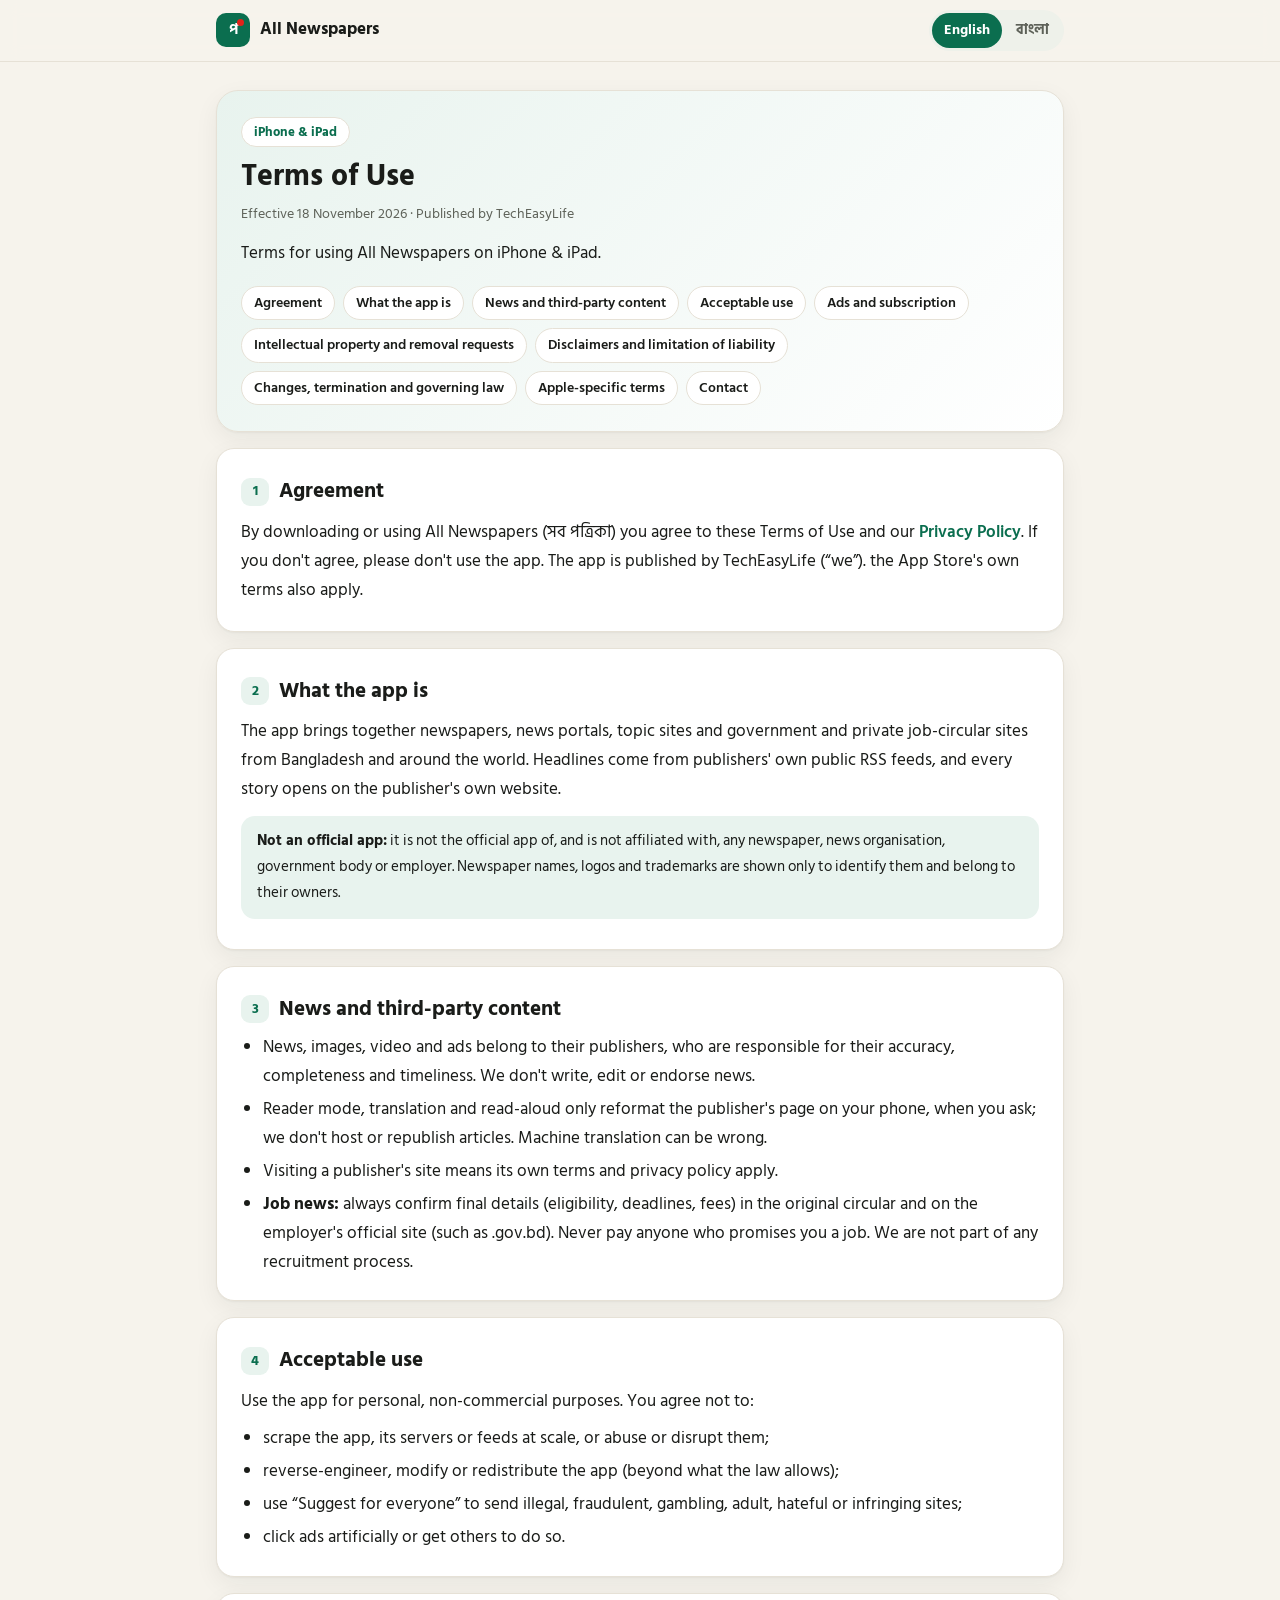
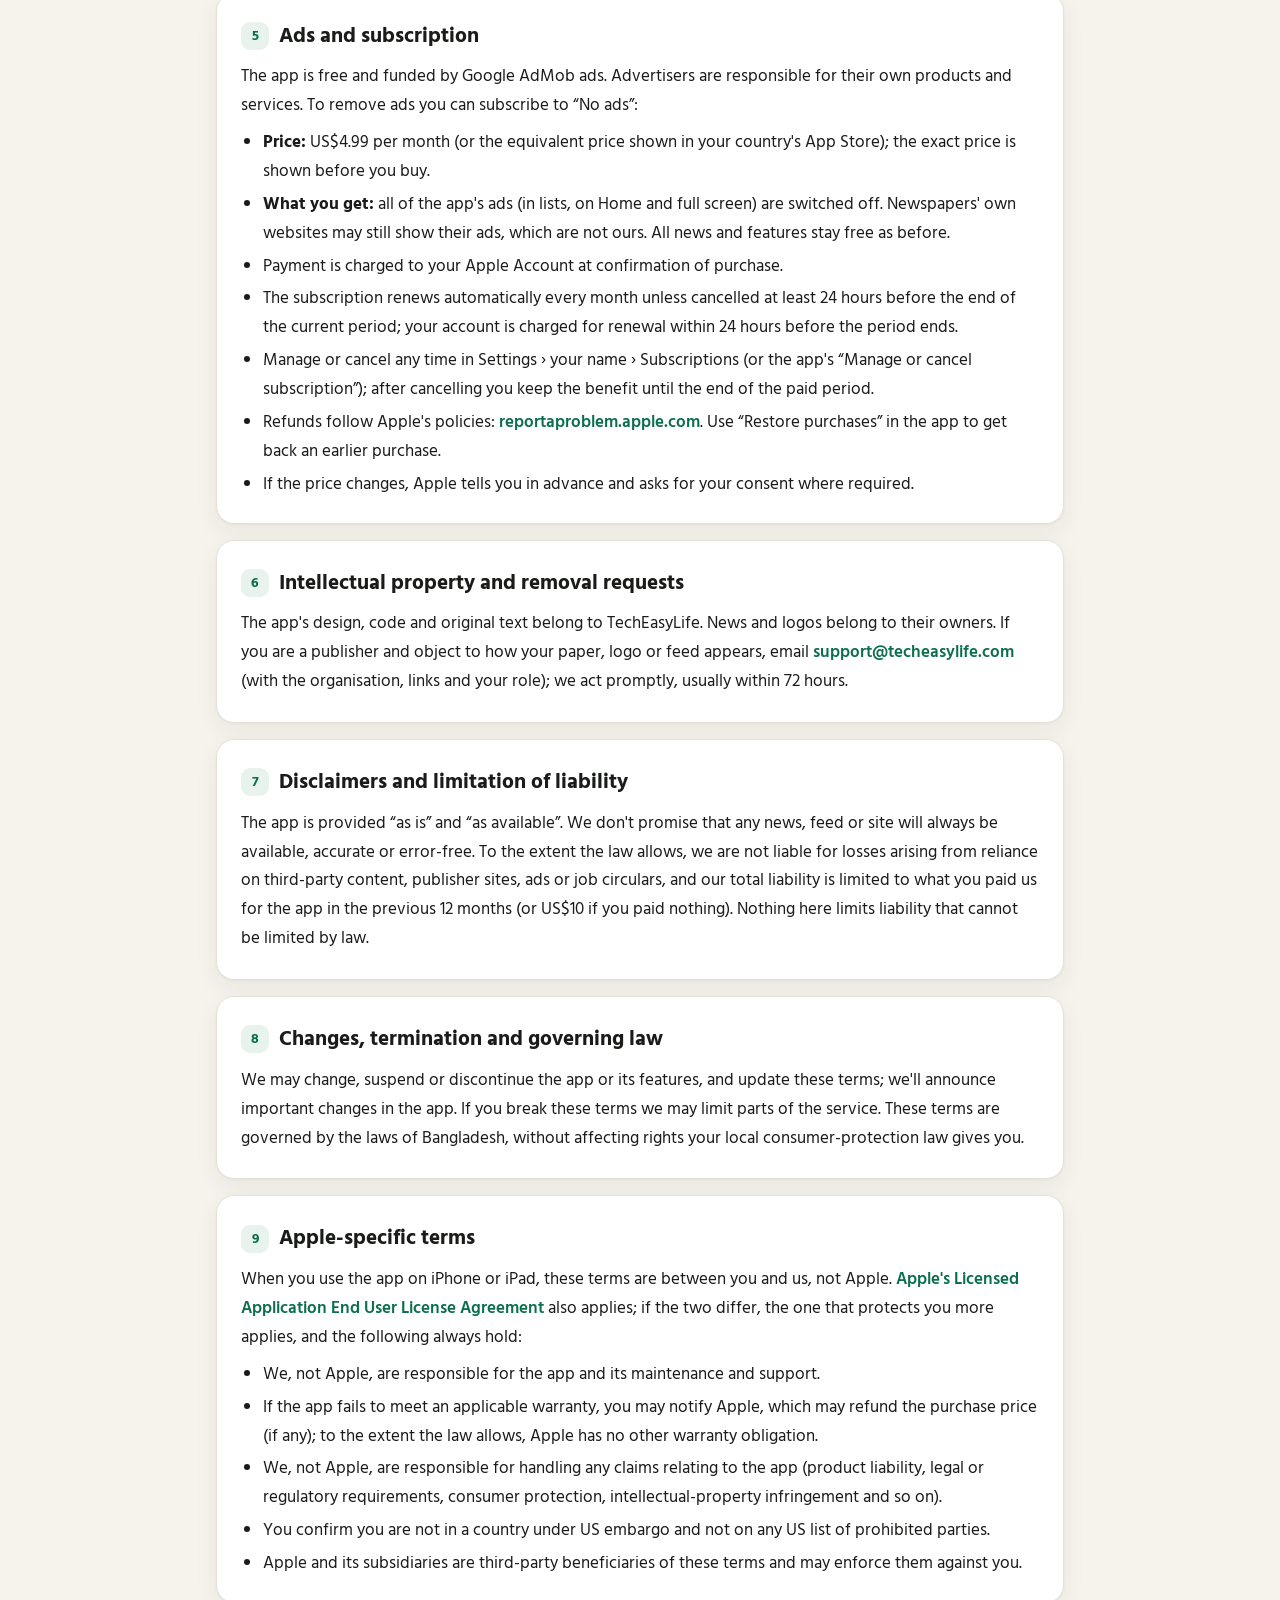
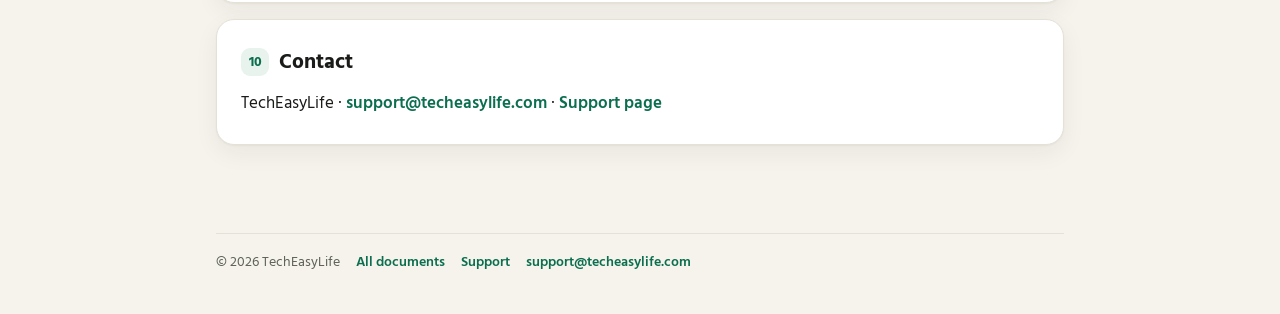
<file: ios/terms.html>
<!doctype html>
<html lang="en">
<head>
<meta charset="utf-8">
<meta name="viewport" content="width=device-width, initial-scale=1">
<title>Terms of Use · All Newspapers (সব পত্রিকা)</title>
<meta name="description" content="Terms of Use for All Newspapers (সব পত্রিকা), published by TechEasyLife.">
<link rel="canonical" href="https://monjil404.github.io/sob-potrika-legal/ios/terms.html">
<link rel="icon" href="../favicon.svg" type="image/svg+xml">
<meta name="theme-color" content="#0b6e4f">
<link rel="preconnect" href="https://fonts.googleapis.com"><link rel="preconnect" href="https://fonts.gstatic.com" crossorigin>
<link href="https://fonts.googleapis.com/css2?family=Hind+Siliguri:wght@400;500;600;700&display=swap" rel="stylesheet">
<link rel="stylesheet" href="../assets/style.css">
</head>
<body>
<header class="top"><div class="in">
  <a class="brand" href="../index.html"><span class="logo">প</span><span><span class="bn">সব পত্রিকা</span><span class="en">All Newspapers</span></span></a>
  <span class="sp"></span>
  <div class="lang" role="group" aria-label="Language"><button data-l="en" aria-pressed="true">English</button><button data-l="bn" aria-pressed="false">বাংলা</button></div>
</div></header>
<main>
  <div class="hero">
    <div class="badge"><span class="bn">iPhone ও iPad</span><span class="en">iPhone & iPad</span></div>
    <h1><span class="bn">ব্যবহারের শর্ত</span><span class="en">Terms of Use</span></h1>
    <p class="meta"><span class="bn">কার্যকর: ১৮ নভেম্বর ২০২৬ · প্রকাশক: TechEasyLife</span><span class="en">Effective 18 November 2026 · Published by TechEasyLife</span></p>
    <p class="bn" style="margin-top:12px">iPhone ও iPad-এ সব পত্রিকা অ্যাপ ব্যবহারের শর্ত।</p><p class="en" style="margin-top:12px">Terms for using All Newspapers on iPhone & iPad.</p><nav class="toc" aria-label="Contents"><a href="#agreement"><span class="bn">শর্তে সম্মতি</span><span class="en">Agreement</span></a><a href="#service"><span class="bn">অ্যাপটি কী</span><span class="en">What the app is</span></a><a href="#content"><span class="bn">খবর ও তৃতীয় পক্ষের কনটেন্ট</span><span class="en">News and third-party content</span></a><a href="#use"><span class="bn">গ্রহণযোগ্য ব্যবহার</span><span class="en">Acceptable use</span></a><a href="#ads-terms"><span class="bn">বিজ্ঞাপন ও সাবস্ক্রিপশন</span><span class="en">Ads and subscription</span></a><a href="#ip"><span class="bn">মেধাস্বত্ব ও কনটেন্ট সরানোর অনুরোধ</span><span class="en">Intellectual property and removal requests</span></a><a href="#disclaimer"><span class="bn">দায়মুক্তি ও দায়ের সীমা</span><span class="en">Disclaimers and limitation of liability</span></a><a href="#changes-terms"><span class="bn">পরিবর্তন, সমাপ্তি ও প্রযোজ্য আইন</span><span class="en">Changes, termination and governing law</span></a><a href="#apple"><span class="bn">Apple-সংক্রান্ত শর্ত</span><span class="en">Apple-specific terms</span></a><a href="#contact-terms"><span class="bn">যোগাযোগ</span><span class="en">Contact</span></a></nav>
  </div>
  <section class="card" id="agreement"><h2><span class="n">1</span><span class="bn">শর্তে সম্মতি</span><span class="en">Agreement</span></h2><div class="bn"><p>সব পত্রিকা (All Newspapers) অ্যাপ ডাউনলোড বা ব্যবহার করলে আপনি এই ব্যবহারের শর্ত এবং আমাদের <a href="privacy.html">প্রাইভেসি পলিসি</a> মেনে নিচ্ছেন। রাজি না হলে অ্যাপটি ব্যবহার করবেন না। অ্যাপটি প্রকাশ করে TechEasyLife (“আমরা”)। App Store-এর নিজস্ব শর্তও প্রযোজ্য।</p></div><div class="en"><p>By downloading or using All Newspapers (সব পত্রিকা) you agree to these Terms of Use and our <a href="privacy.html">Privacy Policy</a>. If you don't agree, please don't use the app. The app is published by TechEasyLife (“we”). the App Store's own terms also apply.</p></div></section><section class="card" id="service"><h2><span class="n">2</span><span class="bn">অ্যাপটি কী</span><span class="en">What the app is</span></h2><div class="bn"><p>অ্যাপটি বাংলাদেশ ও বিশ্বের পত্রিকা, নিউজ পোর্টাল, বিষয়ভিত্তিক সাইট এবং সরকারি-বেসরকারি চাকরির বিজ্ঞপ্তির সাইট এক জায়গায় সাজিয়ে দেয়। শিরোনাম আসে প্রকাশকদের নিজস্ব পাবলিক RSS ফিড থেকে, আর খবরে চাপলে মূল প্রকাশকের ওয়েবসাইটেই খবরটি খোলে।</p><p class="note"><strong>অফিসিয়াল অ্যাপ নয়:</strong> এটি কোনো পত্রিকা, সংবাদমাধ্যম, সরকারি প্রতিষ্ঠান বা নিয়োগকর্তার অফিসিয়াল অ্যাপ নয় এবং তাদের সঙ্গে যুক্ত নয়। পত্রিকার নাম, লোগো ও ট্রেডমার্ক শুধু পরিচয় বোঝাতে দেখানো হয় এবং সেগুলো নিজ নিজ মালিকের সম্পত্তি।</p></div><div class="en"><p>The app brings together newspapers, news portals, topic sites and government and private job-circular sites from Bangladesh and around the world. Headlines come from publishers' own public RSS feeds, and every story opens on the publisher's own website.</p><p class="note"><strong>Not an official app:</strong> it is not the official app of, and is not affiliated with, any newspaper, news organisation, government body or employer. Newspaper names, logos and trademarks are shown only to identify them and belong to their owners.</p></div></section><section class="card" id="content"><h2><span class="n">3</span><span class="bn">খবর ও তৃতীয় পক্ষের কনটেন্ট</span><span class="en">News and third-party content</span></h2><div class="bn"><ul><li>খবর, ছবি, ভিডিও ও বিজ্ঞাপন প্রকাশকদের নিজস্ব; সেগুলোর নির্ভুলতা, সম্পূর্ণতা বা হালনাগাদের দায় প্রকাশকের। আমরা খবর লিখি, সম্পাদনা করি বা অনুমোদন করি না।</li><li>পড়ার মোড, অনুবাদ ও পড়ে শোনানো শুধু আপনার অনুরোধে, আপনার ফোনে প্রকাশকের পাতাটি নতুনভাবে সাজিয়ে দেখায়; আমরা খবরের লেখা নিজেদের সার্ভারে রাখি বা আবার প্রকাশ করি না। মেশিন অনুবাদ ভুল হতে পারে।</li><li>প্রকাশকের সাইটে যাওয়া মানে সেই সাইটের শর্ত ও প্রাইভেসি পলিসি মেনে নেওয়া।</li><li><strong>চাকরির খবর:</strong> নিয়োগ বিজ্ঞপ্তির চূড়ান্ত তথ্য (যোগ্যতা, শেষ তারিখ, ফি) সবসময় মূল বিজ্ঞপ্তি ও প্রতিষ্ঠানের অফিসিয়াল সাইটে (.gov.bd ইত্যাদি) যাচাই করুন। চাকরি পাইয়ে দেওয়ার কথা বলে কেউ টাকা চাইলে দেবেন না। আমরা কোনো নিয়োগ প্রক্রিয়ার অংশ নই।</li></ul></div><div class="en"><ul><li>News, images, video and ads belong to their publishers, who are responsible for their accuracy, completeness and timeliness. We don't write, edit or endorse news.</li><li>Reader mode, translation and read-aloud only reformat the publisher's page on your phone, when you ask; we don't host or republish articles. Machine translation can be wrong.</li><li>Visiting a publisher's site means its own terms and privacy policy apply.</li><li><strong>Job news:</strong> always confirm final details (eligibility, deadlines, fees) in the original circular and on the employer's official site (such as .gov.bd). Never pay anyone who promises you a job. We are not part of any recruitment process.</li></ul></div></section><section class="card" id="use"><h2><span class="n">4</span><span class="bn">গ্রহণযোগ্য ব্যবহার</span><span class="en">Acceptable use</span></h2><div class="bn"><p>অ্যাপটি ব্যক্তিগত, অ-বাণিজ্যিক কাজে ব্যবহার করুন। আপনি রাজি হচ্ছেন যে:</p><ul><li>অ্যাপ বা এর সার্ভার/ফিড থেকে স্বয়ংক্রিয়ভাবে বিপুল পরিমাণে তথ্য টানবেন না, অপব্যবহার বা বিঘ্ন ঘটাবেন না;</li><li>অ্যাপের কোড রিভার্স-ইঞ্জিনিয়ার, পরিবর্তন বা পুনর্বিতরণ করবেন না (আইন যতটুকু অনুমতি দেয় তার বাইরে);</li><li>“সবার জন্য প্রস্তাব” দিয়ে অবৈধ, প্রতারণামূলক, জুয়া, প্রাপ্তবয়স্ক, ঘৃণা ছড়ানো বা কপিরাইট লঙ্ঘনকারী সাইট পাঠাবেন না;</li><li>বিজ্ঞাপনে কৃত্রিমভাবে চাপবেন না বা অন্যকে দিয়ে চাপাবেন না।</li></ul></div><div class="en"><p>Use the app for personal, non-commercial purposes. You agree not to:</p><ul><li>scrape the app, its servers or feeds at scale, or abuse or disrupt them;</li><li>reverse-engineer, modify or redistribute the app (beyond what the law allows);</li><li>use “Suggest for everyone” to send illegal, fraudulent, gambling, adult, hateful or infringing sites;</li><li>click ads artificially or get others to do so.</li></ul></div></section><section class="card" id="ads-terms"><h2><span class="n">5</span><span class="bn">বিজ্ঞাপন ও সাবস্ক্রিপশন</span><span class="en">Ads and subscription</span></h2><div class="bn"><p>অ্যাপটি বিনা মূল্যের এবং Google AdMob-এর বিজ্ঞাপন দিয়ে চলে। বিজ্ঞাপনদাতাদের পণ্য বা সেবার দায় তাদের নিজেদের। বিজ্ঞাপন সরাতে চাইলে “বিজ্ঞাপন ছাড়া” সাবস্ক্রিপশন নিতে পারেন:</p><ul><li><strong>মূল্য:</strong> মাসে ৪.৯৯ মার্কিন ডলার (বা আপনার দেশের App Store-এ দেখানো সমমূল্য); কেনার আগে সঠিক মূল্য দেখানো হয়।</li><li><strong>যা পাবেন:</strong> অ্যাপের সব বিজ্ঞাপন (তালিকা, Home ও পুরো পর্দার) বন্ধ। পত্রিকার নিজস্ব ওয়েবসাইটে তাদের বিজ্ঞাপন থাকতে পারে, কারণ সেগুলো আমাদের নয়। সব খবর ও ফিচার বিনা মূল্যে আগের মতোই থাকে।</li><li>কেনা নিশ্চিত হলে মূল্য আপনার Apple Account থেকে কাটা হয়।</li><li>বর্তমান মেয়াদ শেষের অন্তত ২৪ ঘণ্টা আগে বাতিল না করলে সাবস্ক্রিপশন প্রতি মাসে নিজে থেকে নবায়ন হয়; মেয়াদ শেষের আগের ২৪ ঘণ্টার মধ্যে নবায়নের মূল্য কাটা হয়।</li><li>সেটিংস › আপনার নাম › সাবস্ক্রিপশন (বা অ্যাপের “সাবস্ক্রিপশন ম্যানেজ বা বাতিল করুন”) থেকে যেকোনো সময় ম্যানেজ বা বাতিল করা যায়; বাতিল করলেও চলতি মেয়াদ শেষ পর্যন্ত সুবিধা থাকে।</li><li>রিফান্ড Apple-এর নীতিতে হয়: <a href="https://reportaproblem.apple.com">reportaproblem.apple.com</a>। আগের কেনা ফিরিয়ে আনতে অ্যাপে “কেনা ফিরিয়ে আনুন” চাপুন।</li><li>মূল্য বদলালে Apple আগে থেকে জানায় এবং প্রয়োজন হলে আপনার সম্মতি চায়।</li></ul></div><div class="en"><p>The app is free and funded by Google AdMob ads. Advertisers are responsible for their own products and services. To remove ads you can subscribe to “No ads”:</p><ul><li><strong>Price:</strong> US$4.99 per month (or the equivalent price shown in your country's App Store); the exact price is shown before you buy.</li><li><strong>What you get:</strong> all of the app's ads (in lists, on Home and full screen) are switched off. Newspapers' own websites may still show their ads, which are not ours. All news and features stay free as before.</li><li>Payment is charged to your Apple Account at confirmation of purchase.</li><li>The subscription renews automatically every month unless cancelled at least 24 hours before the end of the current period; your account is charged for renewal within 24 hours before the period ends.</li><li>Manage or cancel any time in Settings › your name › Subscriptions (or the app's “Manage or cancel subscription”); after cancelling you keep the benefit until the end of the paid period.</li><li>Refunds follow Apple's policies: <a href="https://reportaproblem.apple.com">reportaproblem.apple.com</a>. Use “Restore purchases” in the app to get back an earlier purchase.</li><li>If the price changes, Apple tells you in advance and asks for your consent where required.</li></ul></div></section><section class="card" id="ip"><h2><span class="n">6</span><span class="bn">মেধাস্বত্ব ও কনটেন্ট সরানোর অনুরোধ</span><span class="en">Intellectual property and removal requests</span></h2><div class="bn"><p>অ্যাপের নকশা, কোড ও নিজস্ব লেখা TechEasyLife-এর। খবর ও লোগো তাদের মালিকদের। আপনি প্রকাশক হলে এবং আপনার পত্রিকা, লোগো বা ফিড দেখানো নিয়ে আপত্তি থাকলে <a href="mailto:support@techeasylife.com">support@techeasylife.com</a>-এ লিখুন (প্রতিষ্ঠানের নাম, লিংক ও আপনার পরিচয় দিন); আমরা দ্রুত — সাধারণত ৭২ ঘণ্টার মধ্যে — ব্যবস্থা নিই।</p></div><div class="en"><p>The app's design, code and original text belong to TechEasyLife. News and logos belong to their owners. If you are a publisher and object to how your paper, logo or feed appears, email <a href="mailto:support@techeasylife.com">support@techeasylife.com</a> (with the organisation, links and your role); we act promptly, usually within 72 hours.</p></div></section><section class="card" id="disclaimer"><h2><span class="n">7</span><span class="bn">দায়মুক্তি ও দায়ের সীমা</span><span class="en">Disclaimers and limitation of liability</span></h2><div class="bn"><p>অ্যাপটি “যেমন আছে” ও “যেমন পাওয়া যায়” ভিত্তিতে দেওয়া হয়। কোনো খবর, ফিড বা সাইট সবসময় পাওয়া যাবে, নির্ভুল বা ত্রুটিমুক্ত থাকবে — এমন নিশ্চয়তা আমরা দিই না। প্রযোজ্য আইন যতটুকু অনুমতি দেয়, তৃতীয় পক্ষের কনটেন্ট, পত্রিকার সাইট, বিজ্ঞাপন বা চাকরির বিজ্ঞপ্তির ওপর নির্ভর করে হওয়া কোনো ক্ষতির জন্য আমরা দায়ী নই; আর যেকোনো ক্ষেত্রে আমাদের মোট দায় আপনি গত ১২ মাসে অ্যাপের জন্য আমাদের যা দিয়েছেন (না দিয়ে থাকলে ১০ মার্কিন ডলার) তার বেশি হবে না। আইন অনুযায়ী যে দায় সীমিত করা যায় না, তা এতে বাদ পড়ে না।</p></div><div class="en"><p>The app is provided “as is” and “as available”. We don't promise that any news, feed or site will always be available, accurate or error-free. To the extent the law allows, we are not liable for losses arising from reliance on third-party content, publisher sites, ads or job circulars, and our total liability is limited to what you paid us for the app in the previous 12 months (or US$10 if you paid nothing). Nothing here limits liability that cannot be limited by law.</p></div></section><section class="card" id="changes-terms"><h2><span class="n">8</span><span class="bn">পরিবর্তন, সমাপ্তি ও প্রযোজ্য আইন</span><span class="en">Changes, termination and governing law</span></h2><div class="bn"><p>আমরা অ্যাপ বা এর ফিচার বদলাতে, স্থগিত বা বন্ধ করতে পারি, এবং এই শর্ত হালনাগাদ করতে পারি; বড় পরিবর্তন অ্যাপে জানানো হবে। শর্ত ভাঙলে আমরা অ্যাপের কিছু সুবিধা সীমিত করতে পারি। এই শর্ত বাংলাদেশের আইন অনুযায়ী পরিচালিত হবে; তবে আপনার দেশের ভোক্তা-সুরক্ষা আইন আপনাকে যে অধিকার দেয়, তা অক্ষুণ্ণ থাকবে।</p></div><div class="en"><p>We may change, suspend or discontinue the app or its features, and update these terms; we'll announce important changes in the app. If you break these terms we may limit parts of the service. These terms are governed by the laws of Bangladesh, without affecting rights your local consumer-protection law gives you.</p></div></section><section class="card" id="apple"><h2><span class="n">9</span><span class="bn">Apple-সংক্রান্ত শর্ত</span><span class="en">Apple-specific terms</span></h2><div class="bn"><p>iPhone ও iPad-এ অ্যাপটি ব্যবহারের ক্ষেত্রে, এই শর্ত আপনার ও আমাদের মধ্যে, Apple-এর সঙ্গে নয়। এর পাশাপাশি <a href="https://www.apple.com/legal/internet-services/itunes/dev/stdeula/">Apple-এর Licensed Application End User License Agreement</a> প্রযোজ্য; দুটির মধ্যে বিরোধ হলে আপনার পক্ষে যেটি বেশি সুরক্ষা দেয় সেটিই প্রযোজ্য হবে, এবং নিচের বিষয়গুলো সবসময় মানা হবে:</p><ul><li>অ্যাপ ও এর রক্ষণাবেক্ষণ-সহায়তার দায় আমাদের, Apple-এর নয়।</li><li>অ্যাপ কোনো প্রযোজ্য ওয়ারেন্টি পূরণ না করলে আপনি Apple-কে জানাতে পারেন; Apple কেনার মূল্য (যদি থাকে) ফেরত দিতে পারে। আইন যতটুকু অনুমতি দেয়, এর বাইরে Apple-এর কোনো ওয়ারেন্টি দায় নেই।</li><li>অ্যাপ-সংক্রান্ত কোনো দাবি (পণ্যের দায়, আইনি বাধ্যবাধকতা, ভোক্তা-সুরক্ষা, মেধাস্বত্ব লঙ্ঘন ইত্যাদি) মোকাবিলার দায় আমাদের, Apple-এর নয়।</li><li>আপনি নিশ্চিত করছেন যে আপনি মার্কিন নিষেধাজ্ঞাভুক্ত দেশে নেই এবং নিষিদ্ধ ব্যক্তির তালিকায় নেই।</li><li>Apple ও এর সহযোগী প্রতিষ্ঠানগুলো এই শর্তের তৃতীয় পক্ষের সুবিধাভোগী এবং প্রয়োজনে আপনার বিরুদ্ধে তা প্রয়োগ করতে পারে।</li></ul></div><div class="en"><p>When you use the app on iPhone or iPad, these terms are between you and us, not Apple. <a href="https://www.apple.com/legal/internet-services/itunes/dev/stdeula/">Apple's Licensed Application End User License Agreement</a> also applies; if the two differ, the one that protects you more applies, and the following always hold:</p><ul><li>We, not Apple, are responsible for the app and its maintenance and support.</li><li>If the app fails to meet an applicable warranty, you may notify Apple, which may refund the purchase price (if any); to the extent the law allows, Apple has no other warranty obligation.</li><li>We, not Apple, are responsible for handling any claims relating to the app (product liability, legal or regulatory requirements, consumer protection, intellectual-property infringement and so on).</li><li>You confirm you are not in a country under US embargo and not on any US list of prohibited parties.</li><li>Apple and its subsidiaries are third-party beneficiaries of these terms and may enforce them against you.</li></ul></div></section><section class="card" id="contact-terms"><h2><span class="n">10</span><span class="bn">যোগাযোগ</span><span class="en">Contact</span></h2><div class="bn"><p>TechEasyLife · <a href="mailto:support@techeasylife.com">support@techeasylife.com</a> · <a href="../support.html">সহায়তা পাতা</a></p></div><div class="en"><p>TechEasyLife · <a href="mailto:support@techeasylife.com">support@techeasylife.com</a> · <a href="../support.html">Support page</a></p></div></section>
</main>
<footer><div class="row">
  <span>© 2026 TechEasyLife</span>
  <a href="../index.html"><span class="bn">সব নথি</span><span class="en">All documents</span></a>
  <a href="../support.html"><span class="bn">সহায়তা</span><span class="en">Support</span></a>
  <a href="mailto:support@techeasylife.com">support@techeasylife.com</a>
</div></footer>
<script src="../assets/lang.js"></script>
</body>
</html>
</file>
<file: assets/style.css>
:root{--bg:#f6f3ec;--card:#fff;--ink:#1a1c19;--muted:#5d6158;--line:#e6e1d6;--brand:#0b6e4f;--brand-2:#e2231a;--soft:#e8f3ee;--chip:#eef1ea;--shadow:0 1px 2px rgba(0,0,0,.04),0 8px 24px rgba(16,40,30,.06)}
@media (prefers-color-scheme:dark){:root{--bg:#0f1210;--card:#171b18;--ink:#e7e5df;--muted:#a3a89f;--line:#262c27;--brand:#6fd1a8;--brand-2:#ff6b5f;--soft:#13261e;--chip:#1e2420;--shadow:none}}
*{box-sizing:border-box}html{scroll-behavior:smooth}
body{margin:0;background:var(--bg);color:var(--ink);font:16.5px/1.75 "Hind Siliguri","Noto Sans Bengali",system-ui,-apple-system,"Segoe UI",sans-serif;-webkit-font-smoothing:antialiased}
a{color:var(--brand);text-decoration:none;font-weight:600}a:hover{text-decoration:underline}
.top{position:sticky;top:0;z-index:5;background:color-mix(in srgb,var(--bg) 88%,transparent);backdrop-filter:saturate(1.4) blur(10px);-webkit-backdrop-filter:saturate(1.4) blur(10px);border-bottom:1px solid var(--line)}
.top .in{max-width:880px;margin:0 auto;padding:10px 16px;display:flex;align-items:center;gap:12px}
.brand{display:flex;align-items:center;gap:10px;color:var(--ink);font-weight:800;font-size:17px}
.brand:hover{text-decoration:none}
.logo{width:34px;height:34px;border-radius:10px;background:var(--brand);display:grid;place-items:center;color:#fff;font-weight:800;font-size:15px;position:relative;flex:none}
.logo:after{content:"";position:absolute;top:6px;right:6px;width:7px;height:7px;border-radius:50%;background:var(--brand-2)}
.sp{flex:1}
.lang{display:inline-flex;background:var(--chip);border-radius:999px;padding:3px;gap:2px}
.lang button{border:0;background:transparent;color:var(--muted);font:inherit;font-size:14px;font-weight:700;padding:5px 12px;border-radius:999px;cursor:pointer}
.lang button[aria-pressed=true]{background:var(--brand);color:#fff}
@media (prefers-color-scheme:dark){.lang button[aria-pressed=true]{color:#06140e}}
main{max-width:880px;margin:0 auto;padding:28px 16px 72px}
.hero{background:linear-gradient(135deg,var(--soft),var(--card));border:1px solid var(--line);border-radius:22px;padding:26px 24px;box-shadow:var(--shadow)}
.badge{display:inline-flex;align-items:center;gap:6px;font-size:13px;font-weight:700;color:var(--brand);background:var(--card);border:1px solid var(--line);border-radius:999px;padding:3px 12px;margin-bottom:10px}
h1{font-size:30px;line-height:1.3;margin:0 0 6px}
.meta{color:var(--muted);font-size:14px;margin:0}
.toc{margin:18px 0 0;display:flex;flex-wrap:wrap;gap:8px}
.toc a{font-size:14px;background:var(--card);border:1px solid var(--line);border-radius:999px;padding:4px 12px;color:var(--ink);font-weight:600}
.toc a:hover{border-color:var(--brand);text-decoration:none}
section.card{background:var(--card);border:1px solid var(--line);border-radius:18px;padding:6px 24px 18px;margin:16px 0;box-shadow:var(--shadow);scroll-margin-top:72px}
h2{font-size:21px;margin:18px 0 6px;display:flex;align-items:center;gap:10px}
h2 .n{flex:none;width:28px;height:28px;border-radius:9px;background:var(--soft);color:var(--brand);display:grid;place-items:center;font-size:14px;font-weight:800}
h3{font-size:17px;margin:16px 0 4px}
p{margin:8px 0}ul{margin:6px 0;padding-left:22px}li{margin:4px 0}
.note{background:var(--soft);border-radius:14px;padding:12px 16px;margin:12px 0;font-size:15px}
table{width:100%;border-collapse:collapse;margin:10px 0;font-size:15px}
th,td{text-align:left;vertical-align:top;padding:9px 10px;border-bottom:1px solid var(--line)}
th{font-size:13px;text-transform:uppercase;letter-spacing:.03em;color:var(--muted)}
.grid{display:grid;grid-template-columns:repeat(auto-fit,minmax(240px,1fr));gap:14px;margin:18px 0}
.tile{display:block;background:var(--card);border:1px solid var(--line);border-radius:18px;padding:18px;color:var(--ink);box-shadow:var(--shadow);transition:transform .15s,border-color .15s}
.tile:hover{transform:translateY(-2px);border-color:var(--brand);text-decoration:none}
.tile b{display:block;font-size:17px;margin:6px 0 2px}.tile span{color:var(--muted);font-size:14px;font-weight:500}
.ic{font-size:22px}
.stores{display:flex;flex-wrap:wrap;gap:10px;margin:18px 0 4px}
.store{display:inline-flex;align-items:center;gap:10px;background:#111;color:#fff;border-radius:14px;padding:8px 16px;font-weight:700;font-size:17px;line-height:1.15}
.store:hover{text-decoration:none;opacity:.9}.store small{display:block;font-size:11px;font-weight:500;opacity:.85}
.store .ic{font-size:22px}.store.soon{background:var(--chip);color:var(--muted)}
@media (prefers-color-scheme:dark){.store{background:#fff;color:#111}}
.group{margin:28px 0 6px;font-size:13px;font-weight:800;letter-spacing:.06em;text-transform:uppercase;color:var(--muted)}
footer{max-width:880px;margin:0 auto;padding:0 16px 40px;color:var(--muted);font-size:14px}
footer .row{border-top:1px solid var(--line);padding-top:16px;display:flex;flex-wrap:wrap;gap:6px 16px}
[lang=en] .bn,[lang=bn] .en{display:none}
@media (max-width:560px){h1{font-size:25px}section.card{padding:4px 18px 16px}.hero{padding:22px 18px}
table,tbody,tr,td{display:block;width:100%}thead{display:none}
tr{border:1px solid var(--line);border-radius:14px;padding:6px 12px;margin:10px 0}
td{border:0;padding:4px 0}td:before{content:attr(data-l);display:block;font-size:12px;font-weight:700;letter-spacing:.03em;text-transform:uppercase;color:var(--muted)}}
@media print{.top,.toc,footer{display:none}section.card,.hero{box-shadow:none;break-inside:avoid}}
</file>
